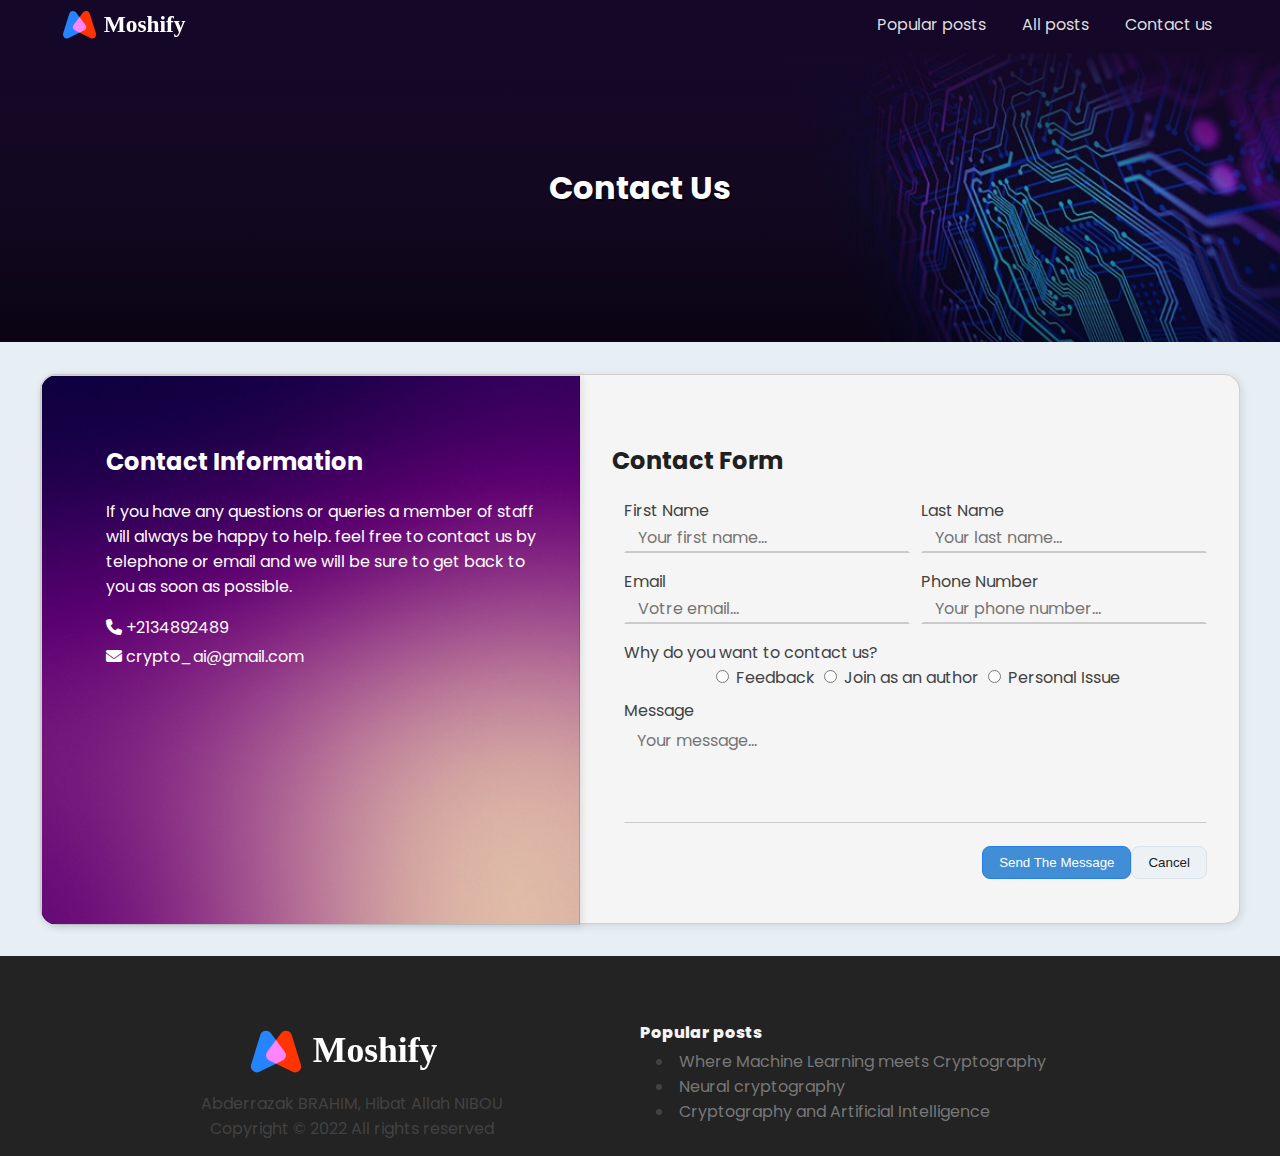
<file: contact_us.html>
<!DOCTYPE html>
<html lang="en">
    <head>
        <!-- META TAGS-->
        <meta charset="UTF-8"> <!-- charset UTF-8 pour les caractères accentués correctement -->
        <meta http-equiv="X-UA-Compatible" content="IE=edge"> <!-- compatibalité avec Microsoft Edge -->
        <meta name="application-name" content="CrpytoAI"> <!-- titre du site pour les moteurs de recherche -->
        <meta name="description" content="This documentary website is where Artificial Intelligence meets crpytography, we discuss everything AI, 
                Cryptography or the marriage of these two notion"> <!-- description du site pour les moteurs de recherche -->
        <meta name="keywords" content="IA, AI, cryptography, cryptographie"> <!-- mots clés pour les moteurs de recherche -->
        <meta name="viewport" content="width=device-width, initial-scale=1.0"> <!-- pour assurer la responsivité (mobile) -->
        <!-- FIN META TAGS-->

        <link href="css/styles.css" rel="stylesheet"> <!-- lier notre fichier de style -->
        <link rel="preconnect" href="https://fonts.googleapis.com">
        <link rel="preconnect" href="https://fonts.gstatic.com" crossorigin>
        <link href="https://fonts.googleapis.com/css2?family=Poppins:ital,wght@0,100;0,200;0,400;0,500;0,600;0,700;0,800;0,900;1,300&display=swap" rel="stylesheet"> <!-- Poppins font de google -->
        <link href="https://fonts.googleapis.com/css2?family=Roboto:wght@100;300;400;500;700;900&display=swap" rel="stylesheet"><!-- Roboto font de google -->
        <link rel="stylesheet" href="https://cdnjs.cloudflare.com/ajax/libs/font-awesome/6.1.1/css/all.min.css"> <!-- FontAwesome pour les icones -->
        <link rel="icon" type="image/x-icon" href="media/favicon.png"> <!-- favicon: petite icon dans l'onglet -->
        <title>Contact Us - CryptoAI</title> <!-- titre de la page -->
    </head>
    <body>
        <!-- HEADER -->
        <header class="header fixed">
            <nav class="navbar fixed">
                <a class="nav-logo" href="index.html">
                    <img src="media/logo.svg" height="42" alt="Logo">
                </a>
                <button class="navbar_button" id="navbutton">
                    <i class="fa-solid fa-bars"></i>
                </button>
                <ul class="navbar-items" id="navbar">
                    <li class="navbar-item"><a class="navbar-link" href="index.html#popular">Popular posts</a></li>
                    <li class="navbar-item"><a class="navbar-link" href="index.html#all-posts">All posts</a></li>
                    <li class="navbar-item"><a class="navbar-link" href="contact_us.html">Contact us</a></li>
                </ul>
            </nav>
        </header>
        <!-- FIN HEADER -->

        <!-- HERO SECTION: Presentation du page -->
        <section class="hero-section hero-section-index" style="height: 300px">
            <div class="center-VH">
                <h1>Contact Us</h1>
            </div>
        </section>
        <!-- FIN HERO SECTION -->
        
        <!-- MAIN SECTION: Carte qui permet de nous contacter -->
        <div class="contactus_card">
            <!-- CARD_ASIDE: On a les informations de contact-->
            <section class="contactus_sidebar"> 
                <h2> Contact Information </h2>
                <p>
                    If you have any questions or queries a member of staff will always be happy to help. feel free to contact us by
                    telephone or email and we will be sure to get back to you as soon as possible.
                </p>
                
                <p style="margin: 0.25rem 0"><i class="fa-solid fa-phone"></i> +2134892489</p>
                <p style="margin: 0.25rem 0"><i class="fa-solid fa-envelope"></i> crypto_ai@gmail.com</p>
            </section>
            <!-- FIN CARD_ASIDE-->
    
            <!-- CARD_MAIN: On a le formulaire de contact-->
            <section class="contactus_main">
                <h2> Contact Form </h2>
                <form method="post" action="contact_us.php">
                    <div class="form-group-half">
                        <label for="firstName">First Name</label>
                        <input type="text" name="firstName" id="firstName" placeholder="Your first name..." class="input">
                    </div>
                    <div class="form-group-half">
                        <label for="lastName">Last Name</label>
                        <input type="text" name="lastName" id="lastName" placeholder="Your last name..." class="input">
                    </div>
                    <div class="form-group-half">
                        <label for="email">Email</label><br>
                        <input type="email" name="email" id="email" placeholder="Votre email..." class="input">
                    </div>
                    <div class="form-group-half">
                        <label for="phoneNumber">Phone Number</label><br>
                        <input type="tel" name="phoneNumber" id="phoneNumber" placeholder="Your phone number..." class="input">
                    </div> 
                    <div class="form-group">
                        <label>Why do you want to contact us?</label>
                        <div class="centered">
                            <input type="radio" name="reason" value="feedback" id="feedback"> <label for="feedback">Feedback</label>
                            <input type="radio" name="reason" value="join" id="join"> <label for="join">Join as an author</label>
                            <input type="radio" name="reason" value="issues" id="issues"> <label for="issues">Personal Issue</label>
                        </div>
                    </div>
                    <div class="form-group">
                        <label for="message">Message</label> <br>
                        <textarea name="message" id="message" rows="5" placeholder="Your message..." class="input" style="width:100%"></textarea>
                    </div>
                    <div class="form-group">
                        <input type="reset" value="Cancel" class="btn annuler">
                        <input type="submit" value="Send The Message" class="btn submit">
                    </div>
                </form>
            </section>
            <!-- FIN CARD_MAIN: On a le formulaire de contact-->
        </div>

        <!-- FOOTER: possédant logo, liste des articles populaires, liste des articles choisis -->
        <footer class="footer">
            <!-- SECTION LOGO -->
            <div class="footer-col centered" style="width: 50%; padding-left: 5%;">
                <img src="media/logo.svg" height="64" class="m-0" alt="Logo">
                <p class="m-0"> Abderrazak BRAHIM, Hibat Allah NIBOU</p>
                <p class="m-0"> Copyright &copy; 2022 All rights reserved</p>
            </div>
            <!-- FIN SECTION LOGO -->
        
            <!-- SECTION POPULAR -->
            <section class="footer-col" style="width: 50%">
                <h4 class="bold links-header">Popular posts</h4>
                <ul class="links-list">
                    <li><a href="page1.html">Where Machine Learning meets Cryptography</a></li>
                    <li><a href="page2.html">Neural cryptography</a></li>
                    <li><a href="page3.html">Cryptography and Artificial Intelligence</a></li>
                </ul>
            </section>
            <!-- FIN SECTION POPULAR -->
        </footer>
        <!-- FIN FOOTER -->
        
        <!-- SCRIPTS: section pour inclure les scripts js -->
        <script src="js/main.js"></script> <!-- petite script pour faire fonctionner le button navbar en mobile -->
        <!-- FIN SCRIPTS -->
    </body>
</html>
</file>
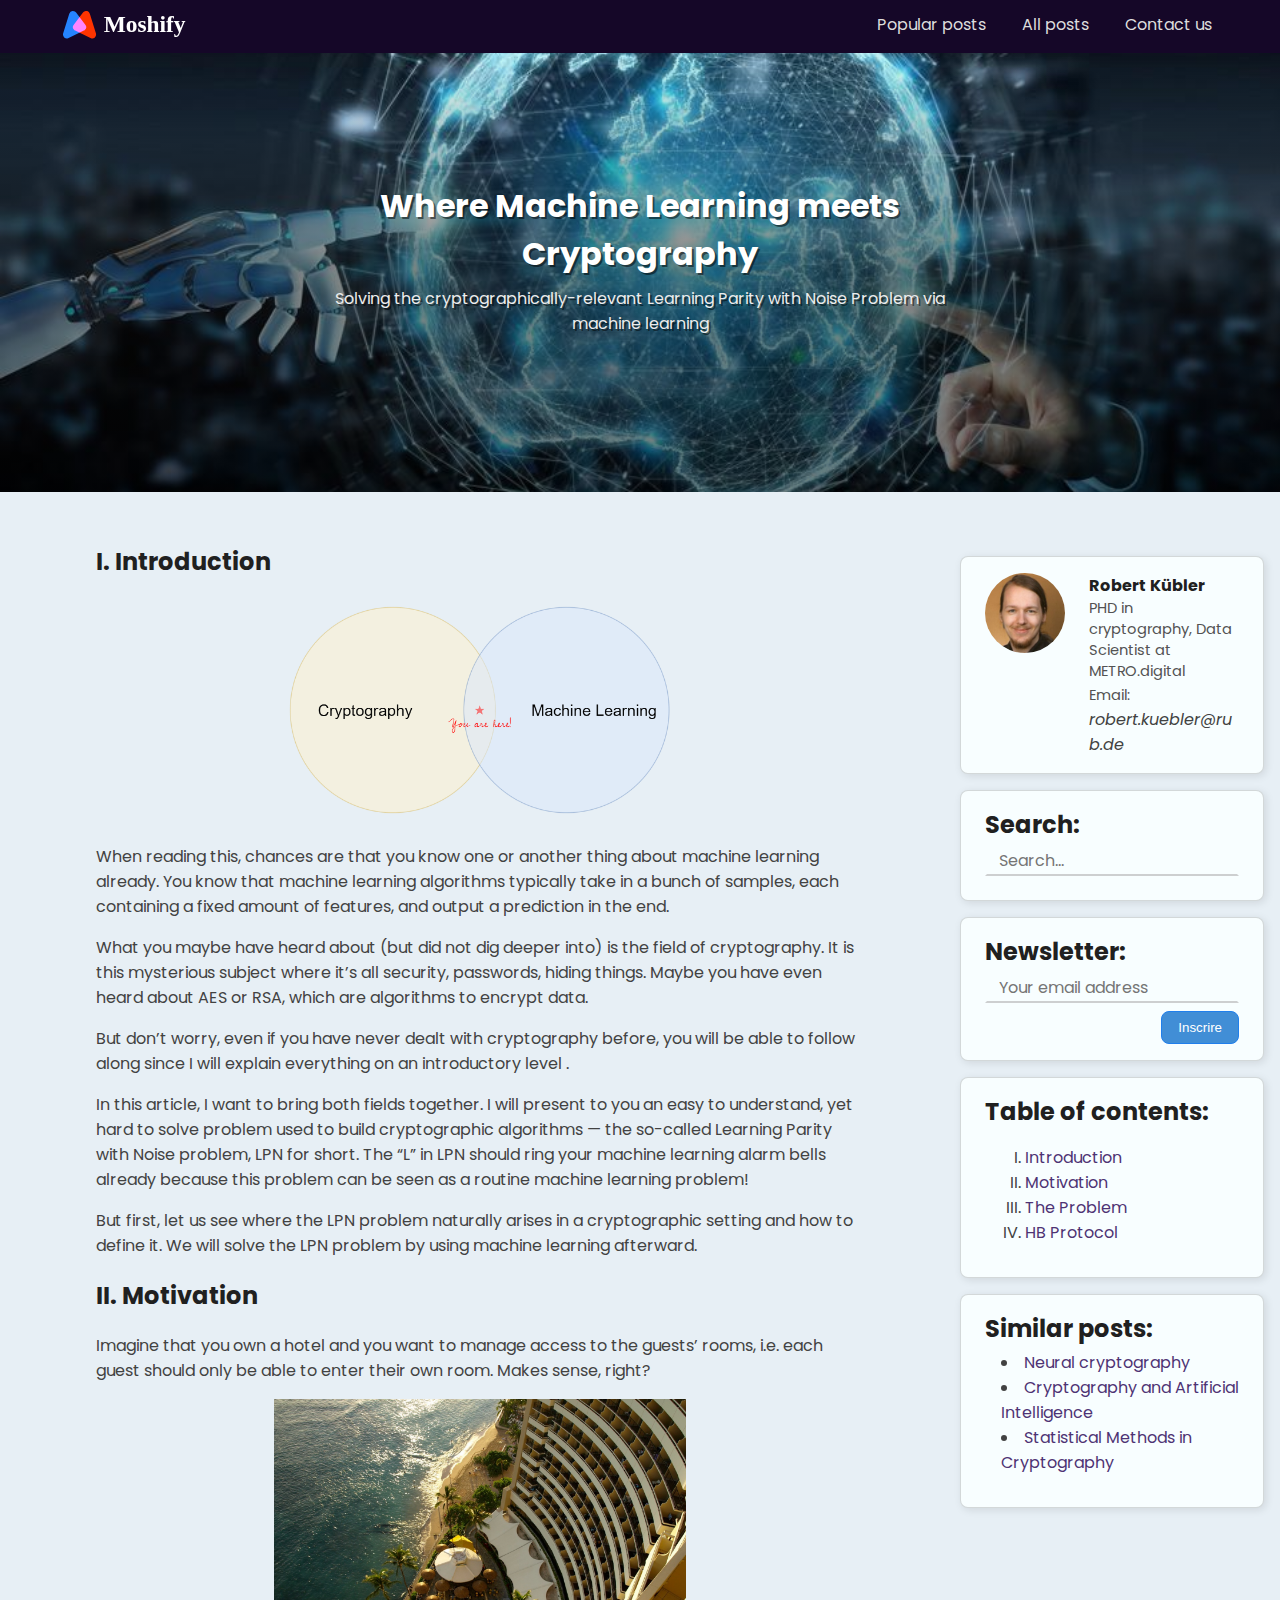
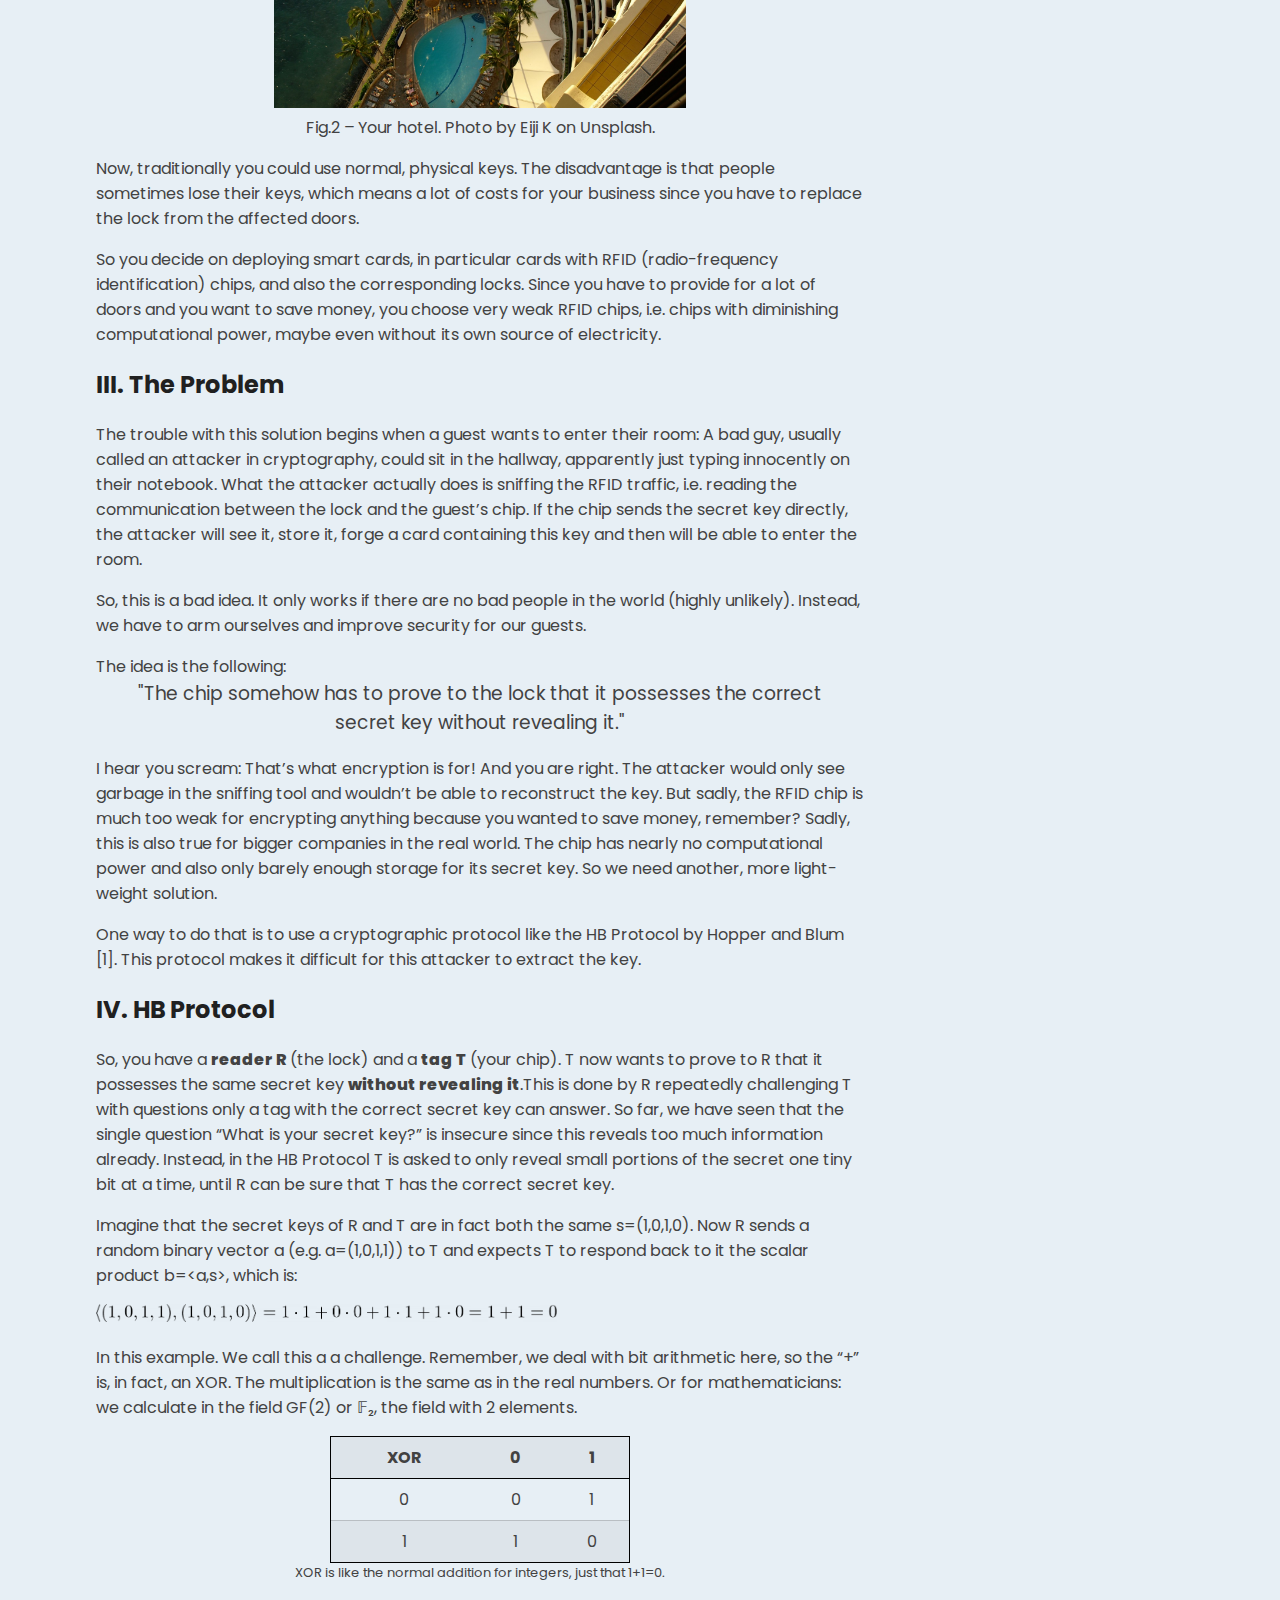
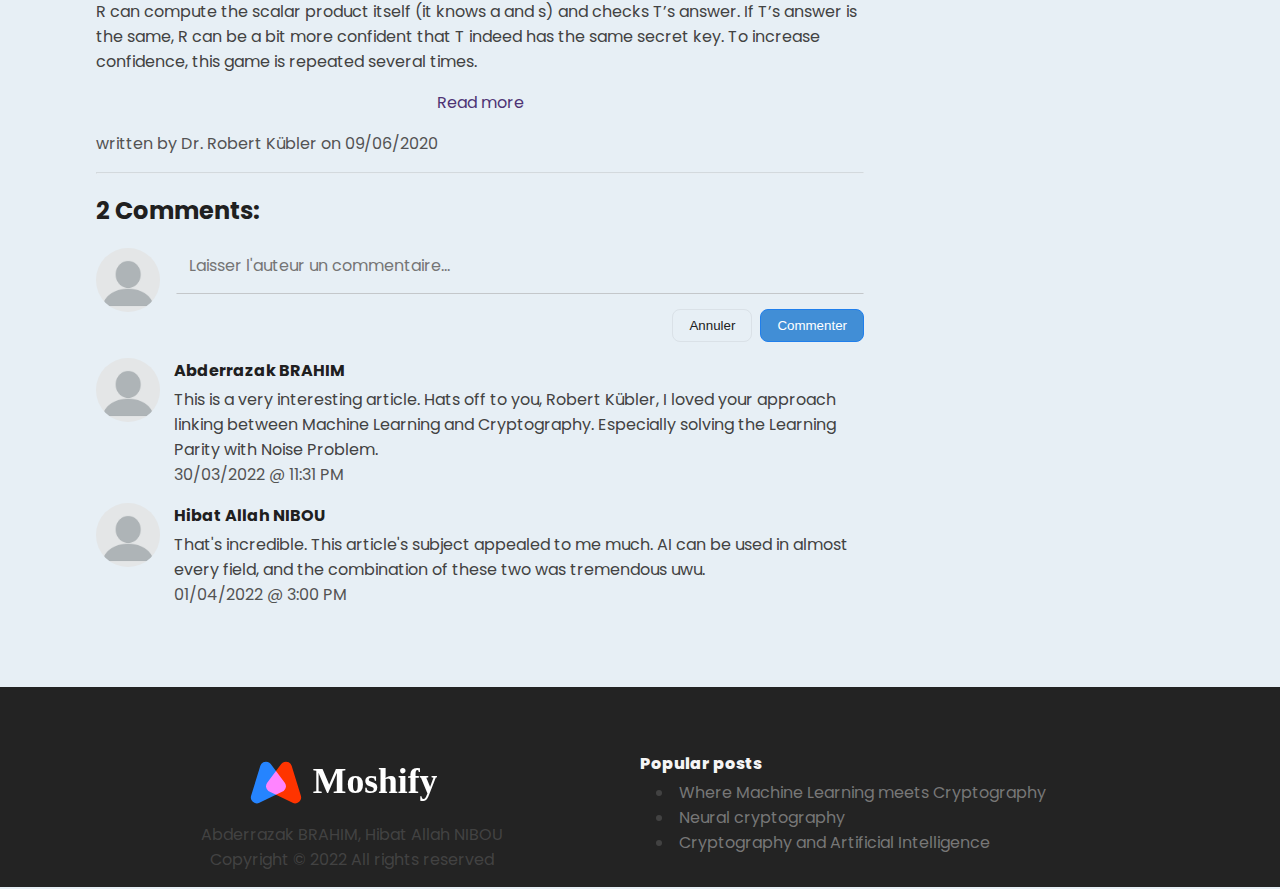
<file: page1.html>
<!DOCTYPE html>
<html lang="en">
    <head>
        <!-- GENERAL META TAGS-->
        <meta charset="UTF-8"> <!-- charset UTF-8 pour les caractères accentués correctement -->
        <meta http-equiv="X-UA-Compatible" content="IE=edge"> <!-- compatibalité avec Microsoft Edge -->
        <meta name="application-name" content="CrpytoAI"> <!-- titre du site pour les moteurs de recherche -->
        <meta name="viewport" content="width=device-width, initial-scale=1.0"> <!-- pour assurer la responsivité (mobile) -->
        <!-- FIN GENERAL META TAGS-->

        <link href="css/styles.css" rel="stylesheet">
        <link rel="preconnect" href="https://fonts.googleapis.com">
        <link rel="preconnect" href="https://fonts.gstatic.com" crossorigin>
        <link
            href="https://fonts.googleapis.com/css2?family=Poppins:ital,wght@0,100;0,200;0,400;0,500;0,600;0,700;0,800;0,900;1,300&display=swap"
            rel="stylesheet"> <!-- Poppins font de google -->
        <link href="https://fonts.googleapis.com/css2?family=Roboto:wght@100;300;400;500;700;900&display=swap" rel="stylesheet">
        <!-- Roboto font de google -->
        <link rel="stylesheet" href="https://cdnjs.cloudflare.com/ajax/libs/font-awesome/6.1.1/css/all.min.css">
        <!-- FontAwesome pour les icones -->
        <link rel="icon" type="image/x-icon" href="media/favicon.png"> <!-- favicon: petite icon dans l'onglet -->
        <title>Where Machine Learning meets Cryptography - CryptoAI</title>

        <!-- META TAGS pour les moteurs de recherches-->
        <meta name="language" content="English"> <!-- langue d'article -->
        <meta name="title" content="Where Machine Learning meets Cryptography"> <!-- titre d'article -->
        <meta name="author" content="Robert Kübler"> <!-- auteur d'article -->
        <meta name="description" content="Solving the cryptographically-relevant Learning Parity with Noise Problem via machine learning"> <!-- description d'article -->
        <meta name="keywords" content="machine learning, cryptography, cryptoanalysis"> <!-- mots clés -->
        <!-- FIN META TAGS pour les moteurs de recherches -->

        <!-- META TAGS OpenGraph: pour Facebook, Pintrest, LinkedIn et les cartes générés quand on partage le lien de cette page-->
        <meta property="og:title" content="Where Machine Learning meets Cryptography"> <!-- titre d'article -->
        <meta property="og:description" content="Solving the cryptographically-relevant Learning Parity with Noise Problem via machine learning"> <!-- description d'article -->
        <meta property="og:image" content="media/page1/cryptoML.png"> <!-- image significatif pour l'article -->
        <!-- FIN META TAGS OpenGraph -->
    </head>

    <body>
        <!-- HEADER -->
        <header class="header fixed">
            <nav class="navbar fixed">
                <!-- NAVBAR pour nous inclus le logo, puisque ça dirige vers home page -->
                <a class="nav-logo" href="index.html">
                    <img src="media/logo.svg" height="42" alt="Logo">
                </a>
                <button class="navbar_button" id="navbutton">
                    <!-- Un button qui est affiché sur mobile pour ouvrir le navbar dropdown -->
                    <i class="fa-solid fa-bars"></i>
                </button>
                <ul class="navbar-items" id="navbar">
                    <!-- Une liste des pages inline, qui se transforme en liste block en mobile -->
                    <li class="navbar-item"><a class="navbar-link" href="index.html#popular">Popular posts</a></li>
                    <li class="navbar-item"><a class="navbar-link" href="index.html#all-posts">All posts</a></li>
                    <li class="navbar-item"><a class="navbar-link" href="contact_us.html">Contact us</a></li>
                </ul>
            </nav>
        </header>
        <!-- FIN HEADER -->
        <!-- HERO SECTION: Presentation du page -->
        <section class="hero-section hero-section-post">
            <div class="center-VH">
                <h1 class="centered">Where Machine Learning meets Cryptography</h1>
                <p class="centered">Solving the cryptographically-relevant Learning Parity with Noise Problem via machine learning</p>
            </div>
        </section>
        <!-- FIN HERO SECTION -->

        <!-- ASIDE: les cartes qui décrit: infos_auteur, formulaire_newsletter, sommaire, articles similaires -->
        <aside class="sidebar">
            <!-- Infos sur auteur -->
            <div class="card author-card">
                <img src="media/authors/robert_kubler.jfif" width="80" height="80" alt="@author" class="rounded">
                <div class="author-info">
                    <h4 class="m-0">Robert Kübler</h4> <!-- Nom d'auteur -->
                    <p class="text-muted">PHD in cryptography, Data Scientist at METRO.digital</p> <!-- Presentation -->
                    <p class="text-muted" style="display: inline; word-wrap: break-word;"><!-- Email -->
                        Email:</p> <address style="display: inline;">robert.kuebler@rub.de</address>
                </div>
            </div>

            <!-- Barre de recherche -->
            <div class="card">
                <div class="card-body">
                    <h2 class="links-header"> Search: </h2>
                    <input type="search" id="search" placeholder="Search..." class="input">
                </div>
            </div>

            <!-- Newsletter: formulaire pour s'inscrire à la e-magazine periodique -->
            <div class="card">
                <form action="newsletter.php" method="post" class="card-body">
                    <h2 class="links-header"> Newsletter: </h2>
                    <input type="email" placeholder="Your email address" class="input" required>
                    <input type="submit" value="Inscrire" class="btn submit">
                </form>
            </div>

            <!-- Sommaire  -->
            <div class="card">
                <div class="card-body">
                    <h2 class="links-header"> Table of contents: </h2>
                    <ol class="links-list" style="list-style: upper-roman;">
                        <li><a href="#introduction"> Introduction </a></li>
                        <li><a href="#motivation"> Motivation </a></li>
                        <li><a href="#problem"> The Problem </a></li>
                        <li><a href="#protocol"> HB Protocol </a></li>
                    </ol>
                </div>
            </div>

            <!-- Postes similaires  -->
            <div class="card">
                <div class="card-body">
                    <h2 class="links-header"> Similar posts: </h2>
                    <ul class="links-list">
                        <li><a href="page2.html">Neural cryptography</a></li>
                        <li><a href="page3.html">Cryptography and Artificial Intelligence</a></li>
                        <li><a href="page4.html">Statistical Methods in Cryptography </a></li>
                    </ul>
                </div>
            </div>
        </aside>
        <!-- FIN ASIDE -->
            
        <!-- MAIN: l'article lui-même + comments section -->
        <main class="main">
            <!-- ARTICLE -->
            <article>
                <h2 id="introduction">I. Introduction</h2>
                <figure class="centered">
                    <img src="media/page1/cryptoML.png" style="width:60%;" alt="@figure1">
                    
                </figure>
                
                <p> When reading this, chances are that you know one or another thing about machine learning already. You know that 
                    machine learning algorithms typically take in a bunch of samples, each containing a fixed amount of features, 
                    and output a prediction in the end. </p>
                <p> What you maybe have heard about (but did not dig deeper into) is the field of cryptography. It is this mysterious
                    subject where it’s all security, passwords, hiding things. Maybe you have even heard about AES or RSA, which are
                    algorithms to encrypt data.</p>
                <p> But don’t worry, even if you have never dealt with cryptography before, you will be able to follow along since 
                    I will explain everything on an introductory level .</p>
                <p>In this article, I want to bring both fields together. I will present to you an easy to understand, yet hard to 
                    solve problem used to build cryptographic algorithms — the so-called Learning Parity with Noise problem, 
                    LPN for short. The “L” in LPN should ring your machine learning alarm bells already because this problem can be 
                    seen as a routine machine learning problem!</p>
                <p> But first, let us see where the LPN problem naturally arises in a cryptographic setting and how to define it.
                    We will solve the LPN problem by using machine learning afterward.</p>

                <h2 id="motivation">II. Motivation</h2>
                <p>Imagine that you own a hotel and you want to manage access to the guests’ rooms, i.e. each guest should 
                    only be able to enter their own room. Makes sense, right? </p>
                <figure class="centered">
                    <img src="media/page1/hotel.png" style="width:60%;" alt="@figure2">
                    <figcaption>Fig.2 – Your hotel. Photo by Eiji K on Unsplash.</figcaption>
                </figure>
                <p> Now, traditionally you could use normal, physical keys. The disadvantage is that people sometimes lose 
                    their keys, which means a lot of costs for your business since you have to replace the lock from the 
                    affected doors. </p>
                <p> So you decide on deploying smart cards, in particular cards with RFID (radio-frequency identification) 
                    chips, and also the corresponding locks. Since you have to provide for a lot of doors and you want to 
                    save money, you choose very weak RFID chips, i.e. chips with diminishing computational power, maybe even 
                    without its own source of electricity. </p>
                
                <h2 id="problem">III. The Problem</h2>
                <p> The trouble with this solution begins when a guest wants to enter their room: A bad guy, usually called 
                    an attacker in cryptography, could sit in the hallway, apparently just typing innocently on their 
                    notebook. What the attacker actually does is sniffing the RFID traffic, i.e. reading the communication 
                    between the lock and the guest’s chip. If the chip sends the secret key directly, the attacker will see 
                    it, store it, forge a card containing this key and then will be able to enter the room. </p>
                <p> So, this is a bad idea. It only works if there are no bad people in the world (highly unlikely). 
                    Instead, we have to arm ourselves and improve security for our guests. </p>
                <p style="margin-bottom: 0"> The idea is the following: </p>
                <blockquote class="centered" style="font-size: 14pt; margin-top: 0;">
                    "The chip somehow has to prove to the lock that it possesses the correct secret key without revealing it."
                </blockquote>
                
                <p> I hear you scream: That’s what encryption is for! And you are right. The attacker would only see garbage in the sniffing tool and wouldn’t be able to reconstruct the key. But sadly, the RFID chip is much too weak for encrypting anything because you wanted to save money, remember? Sadly, this is also true for bigger companies in the real world. The chip has nearly no computational power and also only barely enough storage for its secret key. So we need another, more light-weight solution.</p>
                <p>One way to do that is to use a cryptographic protocol like the HB Protocol by Hopper and Blum [1]. This protocol makes it difficult for this attacker to extract the key.</p>
                
                <h2 id="protocol">IV. HB Protocol</h2>
                <p> So, you have a <span class="bold">reader R </span> (the lock) and a <span class="bold">tag T </span>
                    (your chip). T now wants to prove to R that it possesses the same secret key <span class="bold">without 
                    revealing it</span>.This is done by R repeatedly challenging T with questions only a tag with the 
                    correct secret key can answer. So far, we have seen that the single question “What is your secret key?” 
                    is insecure since this reveals too much information already. Instead, in the HB Protocol T is asked 
                    to only reveal small portions of the secret one tiny bit at a time, until R can be sure that T has the 
                    correct secret key. </p>
                <p> Imagine that the secret keys of R and T are in fact both the same s=(1,0,1,0). Now R sends a random 
                    binary vector a (e.g. a=(1,0,1,1)) to T and expects T to respond back to it the scalar product 
                    b=&lt;a,s&gt;, which is: </p>

                <img src="media/page1/exp.png" style="width:60%; margin-left: auto; margin-right: auto;" alt="@figure2">

                <p> In this example. We call this a a challenge. Remember, we deal with bit arithmetic here, so the “+” is, in fact,
                    an XOR. The multiplication is the same as in the real numbers. Or for mathematicians: we calculate in the field
                    GF(2) or 𝔽₂, the field with 2 elements. </p>
                <figure>
                    <table class="table centered" style="max-width: 300px; margin: 0 auto;">
                        <tr>
                            <th>XOR</th>
                            <th>0</th>
                            <th>1</th>
                        </tr>
                        <tr class="tr">
                            <td>0</td>
                            <td>0</td>
                            <td>1</td>
                        </tr>
                    
                        <tr class="tr">
                            <td>1</td>
                            <td>1</td>
                            <td>0</td>
                        </tr>
                    </table>
                    <figcaption class="centered" style="font-size: small;">XOR is like the normal addition for integers, just that 1+1=0.</figcaption>
                </figure>

                <p> R can compute the scalar product itself (it knows a and s) and checks T’s answer. If T’s answer is the 
                    same, R can be a bit more confident that T indeed has the same secret key. To increase confidence, 
                    this game is repeated several times.</p>
                <p class="centered"> <a href="https://towardsdatascience.com/where-machine-learning-meets-cryptography-b4a23ef54c9e">
                    Read more </a>
                </p>

                <footer class="text-muted right mb">
                    written by Dr. Robert Kübler on <time datetime="2020-06-09">09/06/2020</time>
                </footer>
            </article>
            <!-- FIN ARTICLE -->

            <hr> <!-- seperateur horizontal -->

            <!-- Comments -->
            <section>
                <h2> 2 Comments: </h2>
                <!-- CommentForm: Formulaire pour écrire un formulaire -->
                <form method="post" action="comment.php" class="comment">
                    <img src="media/user.jpg" width="64" height="64" class="rounded" alt="User Profile">
                    <div class="comment-form">
                        <textarea name="comment" id="comment" class="input" rows="2" placeholder="Laisser l'auteur un commentaire..." required></textarea>
                        <input type="submit" value="Commenter" class="btn submit">
                        <input type="reset" value="Annuler" class="btn annuler" style="margin-right: 0.5rem">
                    </div>
                </form>
                <!-- Fin CommentForm -->

                <!-- Comments list -->
                <section class="comments-list">
                    <!-- 1er commentaire -->
                    <div class="comment">
                        <img src="media/user.jpg" width="64" height="64" class="rounded" alt="@comment1">
                        <div class="inner-comment">
                            <h4 style="margin: 0 0 0.25rem 2%;">Abderrazak BRAHIM</h4> <!-- Nom du personne -->
                            <p style="margin-left: 2%; margin-top: 0; margin-bottom: 0;"> <!-- Contenu du commentaire -->
                                This is a very interesting article. Hats off to you, Robert Kübler, I loved your approach 
                                linking between Machine Learning and Cryptography. Especially solving the Learning Parity with Noise Problem.
                            </p>
                            <!-- Date et heure du commentaire -->
                            <time style="margin-left: 2%; margin-top: 0; margin-bottom: 0;" class="text-muted"
                                datetime="2022-03-30T11:31">30/03/2022 @ 11:31 PM</time>
                        </div>
                    </div>

                    <!-- 2éme commentaire -->
                    <div class="comment">
                        <img src="media/user.jpg" width="64" height="64" class="rounded" alt="@comment1">
                        <div class="inner-comment">
                            <h4 style="margin: 0 0 0.25rem 2%;">Hibat Allah NIBOU</h4> <!-- Nom du personne -->
                            <p style="margin-left: 2%; margin-top: 0; margin-bottom: 0;"> <!-- Contenu du commentaire -->
                                That's incredible. This article's subject appealed to me much. AI can be used in almost every field, and the combination of these two was tremendous uwu.
                            </p>
                            <!-- Date et heure du commentaire -->
                            <time style="margin-left: 2%; margin-top: 0; margin-bottom: 0;" class="text-muted"
                                datetime="2022-04-01T3:00">01/04/2022 @ 3:00 PM</time>
                        </div>
                    </div>
                </section>
                <!-- Fin CommentForm -->
            </section>
        </main>
        <!-- FIN Main -->

        <!-- FOOTER: possédant logo, liste des articles populaires, liste des articles choisis -->
        <footer class="footer">
            <!-- SECTION LOGO -->
            <div class="footer-col centered" style="width: 50%; padding-left: 5%;">
                <img src="media/logo.svg" height="64" class="m-0" alt="Logo">
                <p class="m-0"> Abderrazak BRAHIM, Hibat Allah NIBOU</p>
                <p class="m-0"> Copyright &copy; 2022 All rights reserved</p>
            </div>
            <!-- FIN SECTION LOGO -->
        
            <!-- SECTION POPULAR -->
            <section class="footer-col" style="width: 50%">
                <h4 class="bold links-header">Popular posts</h4>
                <ul class="links-list">
                    <li><a href="page1.html">Where Machine Learning meets Cryptography</a></li>
                    <li><a href="page2.html">Neural cryptography</a></li>
                    <li><a href="page3.html">Cryptography and Artificial Intelligence</a></li>
                </ul>
            </section>
            <!-- FIN SECTION POPULAR -->
        </footer>
        <!-- FIN FOOTER -->
        
        <!-- SCRIPTS: section pour inclure les scripts js -->
        <script src="js/main.js"></script> <!-- petite script pour faire fonctionner le button navbar en mobile -->
        <!-- FIN SCRIPTS -->
    </body>
</html>
</file>
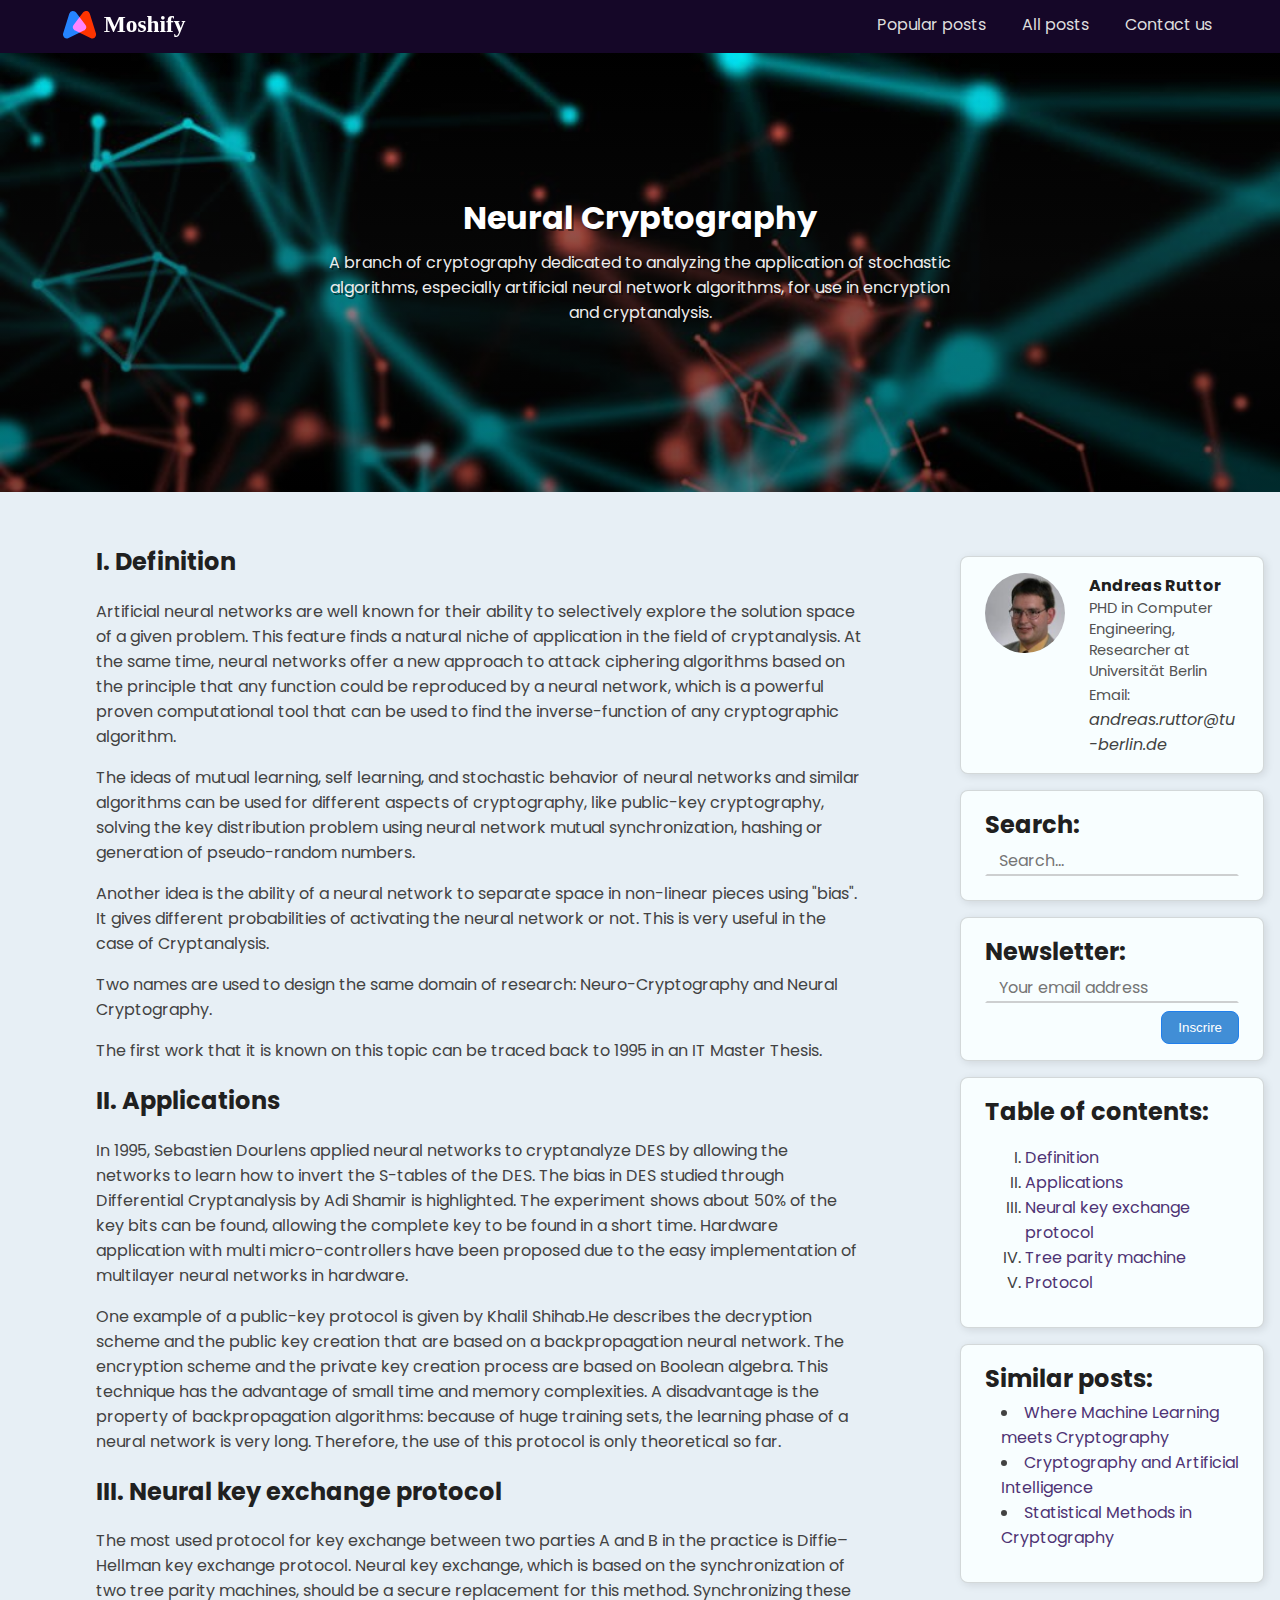
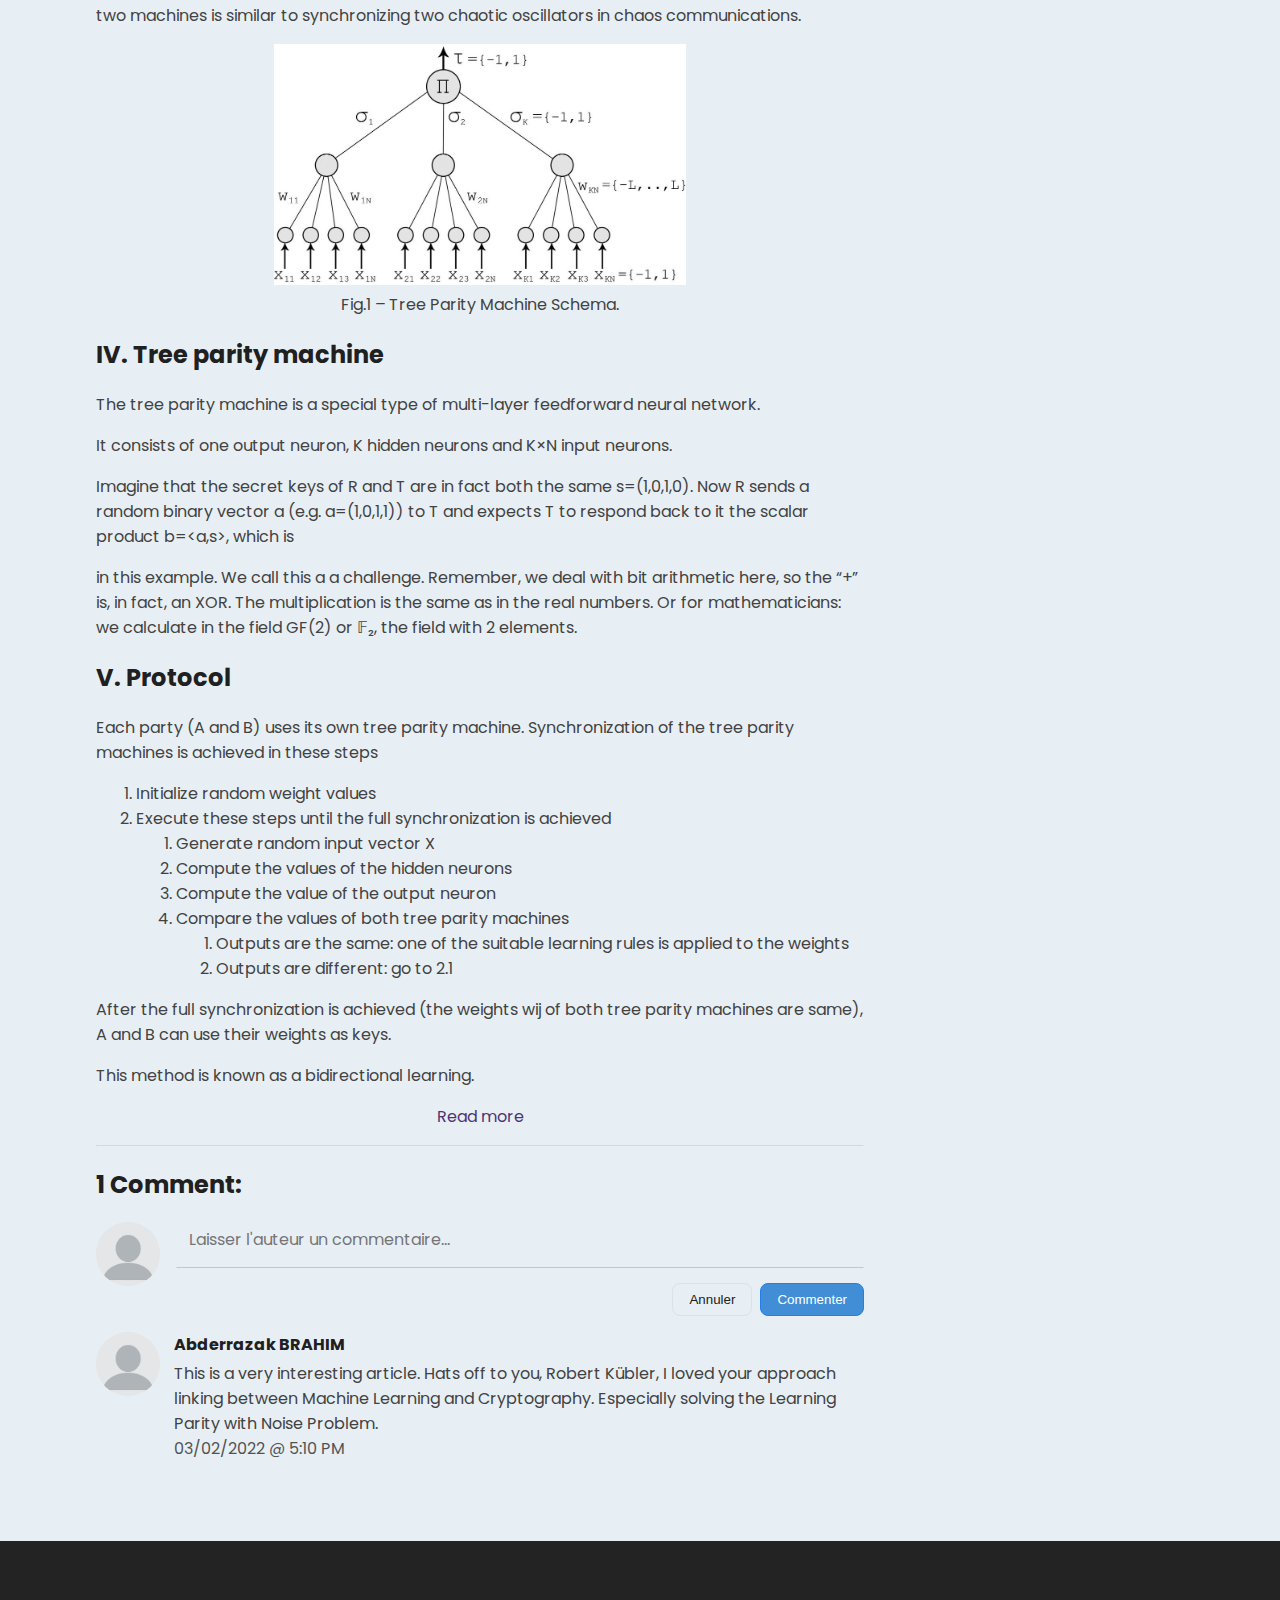
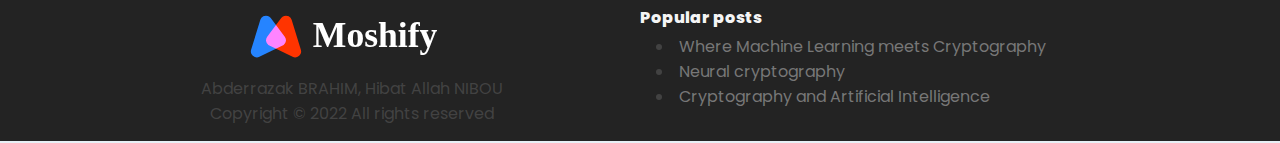
<file: page2.html>
<!DOCTYPE html>
<html lang="en">
    <head>
        <!-- GENERAL META TAGS-->
        <meta charset="UTF-8"> <!-- charset UTF-8 pour les caractères accentués correctement -->
        <meta http-equiv="X-UA-Compatible" content="IE=edge"> <!-- compatibalité avec Microsoft Edge -->
        <meta name="application-name" content="CrpytoAI"> <!-- titre du site pour les moteurs de recherche -->
        <meta name="viewport" content="width=device-width, initial-scale=1.0"> <!-- pour assurer la responsivité (mobile) -->
        <!-- FIN GENERAL META TAGS-->

        <link href="css/styles.css" rel="stylesheet">
        <link rel="preconnect" href="https://fonts.googleapis.com">
        <link rel="preconnect" href="https://fonts.gstatic.com" crossorigin>
        <link
            href="https://fonts.googleapis.com/css2?family=Poppins:ital,wght@0,100;0,200;0,400;0,500;0,600;0,700;0,800;0,900;1,300&display=swap"
            rel="stylesheet"> <!-- Poppins font de google -->
        <link href="https://fonts.googleapis.com/css2?family=Roboto:wght@100;300;400;500;700;900&display=swap" rel="stylesheet">
        <!-- Roboto font de google -->
        <link rel="stylesheet" href="https://cdnjs.cloudflare.com/ajax/libs/font-awesome/6.1.1/css/all.min.css">
        <!-- FontAwesome pour les icones -->
        <link rel="icon" type="image/x-icon" href="media/favicon.png"> <!-- favicon: petite icon dans l'onglet -->
        <title>Neural Cryptography - CryptoAI</title>

        <!-- META TAGS pour les moteurs de recherches-->
        <meta name="language" content="English"> <!-- langue d'article -->
        <meta name="title" content="Neural Cryptography"> <!-- titre d'article -->
        <meta name="author" content="Andreas Ruttor"> <!-- auteur d'article -->
        <meta name="description" content="A branch of cryptography dedicated to analyzing the application of stochastic algorithms, especially artificial neural network algorithms, for use in encryption and cryptanalysis."> <!-- description d'article -->
        <meta name="keywords" content="neural, cryptography, cryptoanalysis"> <!-- mots clés -->
        <!-- FIN META TAGS pour les moteurs de recherches -->
        
        <!-- META TAGS OpenGraph: pour Facebook, Pintrest, LinkedIn et les cartes générés quand on partage le lien de cette page-->
        <meta property="og:title" content="Andreas Ruttor"> <!-- titre d'article -->
        <meta property="og:description" content="A branch of cryptography dedicated to analyzing the application of stochastic algorithms, especially artificial neural network algorithms, for use in encryption and cryptanalysis."> <!-- description d'article -->
        <meta property="og:image" content="media/page2/Tree_Parity_Machine.jpg"> <!-- image significatif pour l'article -->
        <!-- FIN META TAGS OpenGraph -->
    </head>

    <body>
        <!-- HEADER -->
        <header class="header fixed">
            <nav class="navbar fixed">
                <!-- NAVBAR pour nous inclus le logo, puisque ça dirige vers home page -->
                <a class="nav-logo" href="index.html">
                    <img src="media/logo.svg" height="42" alt="Logo">
                </a>
                <button class="navbar_button" id="navbutton">
                    <!-- Un button qui est affiché sur mobile pour ouvrir le navbar dropdown -->
                    <i class="fa-solid fa-bars"></i>
                </button>
                <ul class="navbar-items" id="navbar">
                    <!-- Une liste des pages inline, qui se transforme en liste block en mobile -->
                    <li class="navbar-item"><a class="navbar-link" href="index.html#popular">Popular posts</a></li>
                    <li class="navbar-item"><a class="navbar-link" href="index.html#all-posts">All posts</a></li>
                    <li class="navbar-item"><a class="navbar-link" href="contact_us.html">Contact us</a></li>
                </ul>
            </nav>
        </header>
        <!-- FIN HEADER -->
        <!-- HERO SECTION: Presentation du page -->
        <section class="hero-section hero-section-post2">
            <div class="center-VH">
                <h1 class="centered">Neural Cryptography</h1>
                <p class="centered">A branch of cryptography dedicated to analyzing the application of stochastic algorithms, especially artificial neural network algorithms, for use in encryption and cryptanalysis.</p>
            </div>
        </section>
        <!-- FIN HERO SECTION -->

        <!-- ASIDE: les cartes qui décrit: infos_auteur, formulaire_newsletter, sommaire, articles similaires -->
        <aside class="sidebar">
            <!-- Infos sur auteur -->
            <div class="card author-card">
                <img src="media/authors/andreas_ruttor.jpg" width="80" height="80" alt="@author" class="rounded">
                <div class="author-info">
                    <h4 class="m-0">Andreas Ruttor</h4> <!-- Nom d'auteur -->
                    <p class="text-muted">PHD in Computer Engineering, Researcher at Universität Berlin</p> <!-- Presentation -->
                    <p class="text-muted" style="display: inline; word-wrap: break-word;"><!-- Email -->
                        Email: </p><address style="display: inline;">andreas.ruttor@tu-berlin.de</address>
                </div>
            </div>

            <!-- Barre de recherche -->
            <div class="card">
                <div class="card-body">
                    <h2 class="links-header"> Search: </h2>
                    <input type="search" id="search" placeholder="Search..." class="input">
                </div>
            </div>

            <!-- Newsletter: formulaire pour s'inscrire à la e-magazine periodique -->
            <div class="card">
                <form action="newsletter.php" method="post" class="card-body">
                    <h2 class="links-header"> Newsletter: </h2>
                    <input type="email" placeholder="Your email address" class="input" required>
                    <input type="submit" value="Inscrire" class="btn submit">
                </form>
            </div>

            <!-- Sommaire  -->
            <div class="card">
                <div class="card-body">
                    <h2 class="links-header"> Table of contents: </h2>
                    <ol class="links-list" style="list-style: upper-roman;">
                        <li><a href="#definition"> Definition </a></li>
                        <li><a href="#applications"> Applications </a></li>
                        <li><a href="#NKEP"> Neural key exchange protocol </a></li>
                        <li><a href="#TPM"> Tree parity machine </a></li>
                        <li><a href="#protocol"> Protocol </a></li>
                    </ol>
                </div>
            </div>

            <!-- Postes similaires  -->
            <div class="card">
                <div class="card-body">
                    <h2 class="links-header"> Similar posts: </h2>
                    <ul class="links-list">
                        <li><a href="page1.html">Where Machine Learning meets Cryptography</a></li>
                        <li><a href="page3.html">Cryptography and Artificial Intelligence</a></li>
                        <li><a href="page4.html">Statistical Methods in Cryptography </a></li>
                    </ul>
                </div>
            </div>
        </aside>
        <!-- FIN ASIDE -->

        <!-- MAIN: l'article lui-même + comments section -->
        <main class="main">
            <article>
                <h2 id="definition">I. Definition</h2>
                <p> Artificial neural networks are well known for their ability to selectively explore the solution space of a given problem. 
                    This feature finds a natural niche of application in the field of cryptanalysis. At the same time, neural networks offer a 
                    new approach to attack ciphering algorithms based on the principle that any function could be reproduced by a neural network,
                     which is a powerful proven computational tool that can be used to find the inverse-function of any cryptographic algorithm.</p>
                
                <p> The ideas of mutual learning, self learning, and stochastic behavior of neural networks and similar algorithms can be 
                    used for different aspects of cryptography, like public-key cryptography, solving the key distribution problem using 
                    neural network mutual synchronization, hashing or generation of pseudo-random numbers.</p>
                
                <p> Another idea is the ability of a neural network to separate space in non-linear pieces using "bias". It gives different 
                    probabilities of activating the neural network or not. This is very useful in the case of Cryptanalysis.</p>

                <p> Two names are used to design the same domain of research: Neuro-Cryptography and Neural Cryptography. </p>
                <p> The first work that it is known on this topic can be traced back to 1995 in an IT Master Thesis. </p>

                <h2 id="applications">II. Applications</h2>
                <p> In 1995, Sebastien Dourlens applied neural networks to cryptanalyze DES by allowing the networks to learn how to invert the 
                    S-tables of the DES. The bias in DES studied through Differential Cryptanalysis by Adi Shamir is highlighted. The experiment 
                    shows about 50% of the key bits can be found, allowing the complete key to be found in a short time. Hardware application 
                    with multi micro-controllers have been proposed due to the easy implementation of multilayer neural networks in hardware.</p>
                
                <p> One example of a public-key protocol is given by Khalil Shihab.He describes the decryption scheme and the public 
                    key creation that are based on a backpropagation neural network. The encryption scheme and the private key 
                    creation process are based on Boolean algebra. This technique has the advantage of small time and memory 
                    complexities. A disadvantage is the property of backpropagation algorithms: because of huge training sets, 
                    the learning phase of a neural network is very long. Therefore, the use of this protocol is only theoretical 
                    so far.
                </p>
            

                <h2 id="NKEP">III. Neural key exchange protocol</h2>
                <p> The most used protocol for key exchange between two parties A and B in the practice is Diffie–Hellman key exchange
                    protocol. Neural key exchange, which is based on the synchronization of two tree parity machines, should be a 
                    secure replacement for this method. Synchronizing these two machines is similar to synchronizing two chaotic 
                    oscillators in chaos communications. </p>
                <figure class="centered">
                    <img src="media/page2/Tree_Parity_Machine.jpg" style="width:60%;" alt="@figure2">
                    <figcaption>Fig.1 – Tree Parity Machine Schema.</figcaption>
                </figure>

                <h2 id="TPM">IV. Tree parity machine</h2>
                <p> The tree parity machine is a special type of multi-layer feedforward neural network. </p>
                <p> It consists of one output neuron, K hidden neurons and K×N input neurons. </p>
                
                <p> Imagine that the secret keys of R and T are in fact both the same s=(1,0,1,0). Now R sends a random binary vector a 
                    (e.g. a=(1,0,1,1)) to T and expects T to respond back to it the scalar product b=&lt;a,s&gt;, which is </p>

                <p>in this example. We call this a a challenge. Remember, we deal with bit arithmetic here, so the “+” is, in fact, an XOR. 
                    The multiplication is the same as in the real numbers. Or for mathematicians: we calculate in the field GF(2) or 𝔽₂, 
                    the field with 2 elements.</p>

                <h2 id="Protocol">V. Protocol</h2>
                <p> Each party (A and B) uses its own tree parity machine. Synchronization of the tree parity machines is achieved in these steps </p>
                <ol>
                    <li> Initialize random weight values</li>
                    <li> Execute these steps until the full synchronization is achieved</li>
                    <ol>
                        <li> Generate random input vector X  </li>
                        <li> Compute the values of the hidden neurons</li>
                        <li> Compute the value of the output neuron</li>
                        <li> Compare the values of both tree parity machines</li>
                            <ol>
                                <li> Outputs are the same: one of the suitable learning rules is applied to the weights</li>
                                <li> Outputs are different: go to 2.1</li>
                            </ol>
                    </ol>
                </ol>

                <p> After the full synchronization is achieved (the weights wij of both tree parity machines are same), 
                    A and B can use their weights as keys.</p>
                    
                <p>This method is known as a bidirectional learning.</p>

                <p class="centered"> <a href="https://en.m.wikipedia.org/wiki/Neural_cryptography"> Read more </a> </p>
                
            </article>
            <!-- FIN ARTICLE -->
            
            <hr> <!-- seperateur horizontal -->
            
            <!-- Comments -->
            <section>
                <h2> 1 Comment: </h2>
                <!-- CommentForm: Formulaire pour écrire un formulaire -->
                <form method="post" action="comment.php" class="comment">
                    <img src="media/user.jpg" width="64" height="64" class="rounded" alt="User Profile">
                    <div class="comment-form">
                        <textarea name="comment" id="comment" class="input" rows="2"
                            placeholder="Laisser l'auteur un commentaire..." required></textarea>
                        <input type="submit" value="Commenter" class="btn submit">
                        <input type="reset" value="Annuler" class="btn annuler" style="margin-right: 0.5rem">
                    </div>
                </form>
                <!-- Fin CommentForm -->
            
                <!-- Comments list -->
                <section class="comments-list">
                    <!-- 1er commentaire -->
                    <div class="comment">
                        <img src="media/user.jpg" width="64" height="64" class="rounded" alt="@comment1">
                        <div class="inner-comment">
                            <h4 style="margin: 0 0 0.25rem 2%;">Abderrazak BRAHIM</h4> <!-- Nom du personne -->
                            <p style="margin-left: 2%; margin-top: 0; margin-bottom: 0;">
                                <!-- Contenu du commentaire -->
                                This is a very interesting article. Hats off to you, Robert Kübler, I loved your approach
                                linking between Machine Learning and Cryptography. Especially solving the Learning Parity with Noise
                                Problem.
                            </p>
                            <!-- Date et heure du commentaire -->
                            <time style="margin-left: 2%; margin-top: 0; margin-bottom: 0;" class="text-muted"
                                datetime="2022-03-03T5:10">03/02/2022 @ 5:10 PM</time>
                        </div>
                    </div>
                    
                </section>
                <!-- Fin CommentForm -->
            </section>
        </main>
        <!-- FIN Main -->

        <!-- FOOTER: possédant logo, liste des articles populaires, liste des articles choisis -->
        <footer class="footer">
            <!-- SECTION LOGO -->
            <div class="footer-col centered" style="width: 50%; padding-left: 5%;">
                <img src="media/logo.svg" height="64" class="m-0" alt="Logo">
                <p class="m-0"> Abderrazak BRAHIM, Hibat Allah NIBOU</p>
                <p class="m-0"> Copyright &copy; 2022 All rights reserved</p>
            </div>
            <!-- FIN SECTION LOGO -->
        
            <!-- SECTION POPULAR -->
            <section class="footer-col" style="width: 50%">
                <h4 class="bold links-header">Popular posts</h4>
                <ul class="links-list">
                    <li><a href="page1.html">Where Machine Learning meets Cryptography</a></li>
                    <li><a href="page2.html">Neural cryptography</a></li>
                    <li><a href="page3.html">Cryptography and Artificial Intelligence</a></li>
                </ul>
            </section>
            <!-- FIN SECTION POPULAR -->
        </footer>
        <!-- FIN FOOTER -->

        <!-- SCRIPTS: section pour inclure les scripts js -->
        <script src="js/main.js"></script> <!-- petite script pour faire fonctionner le button navbar en mobile -->
        <!-- FIN SCRIPTS -->
    </body>
</html>
</file>
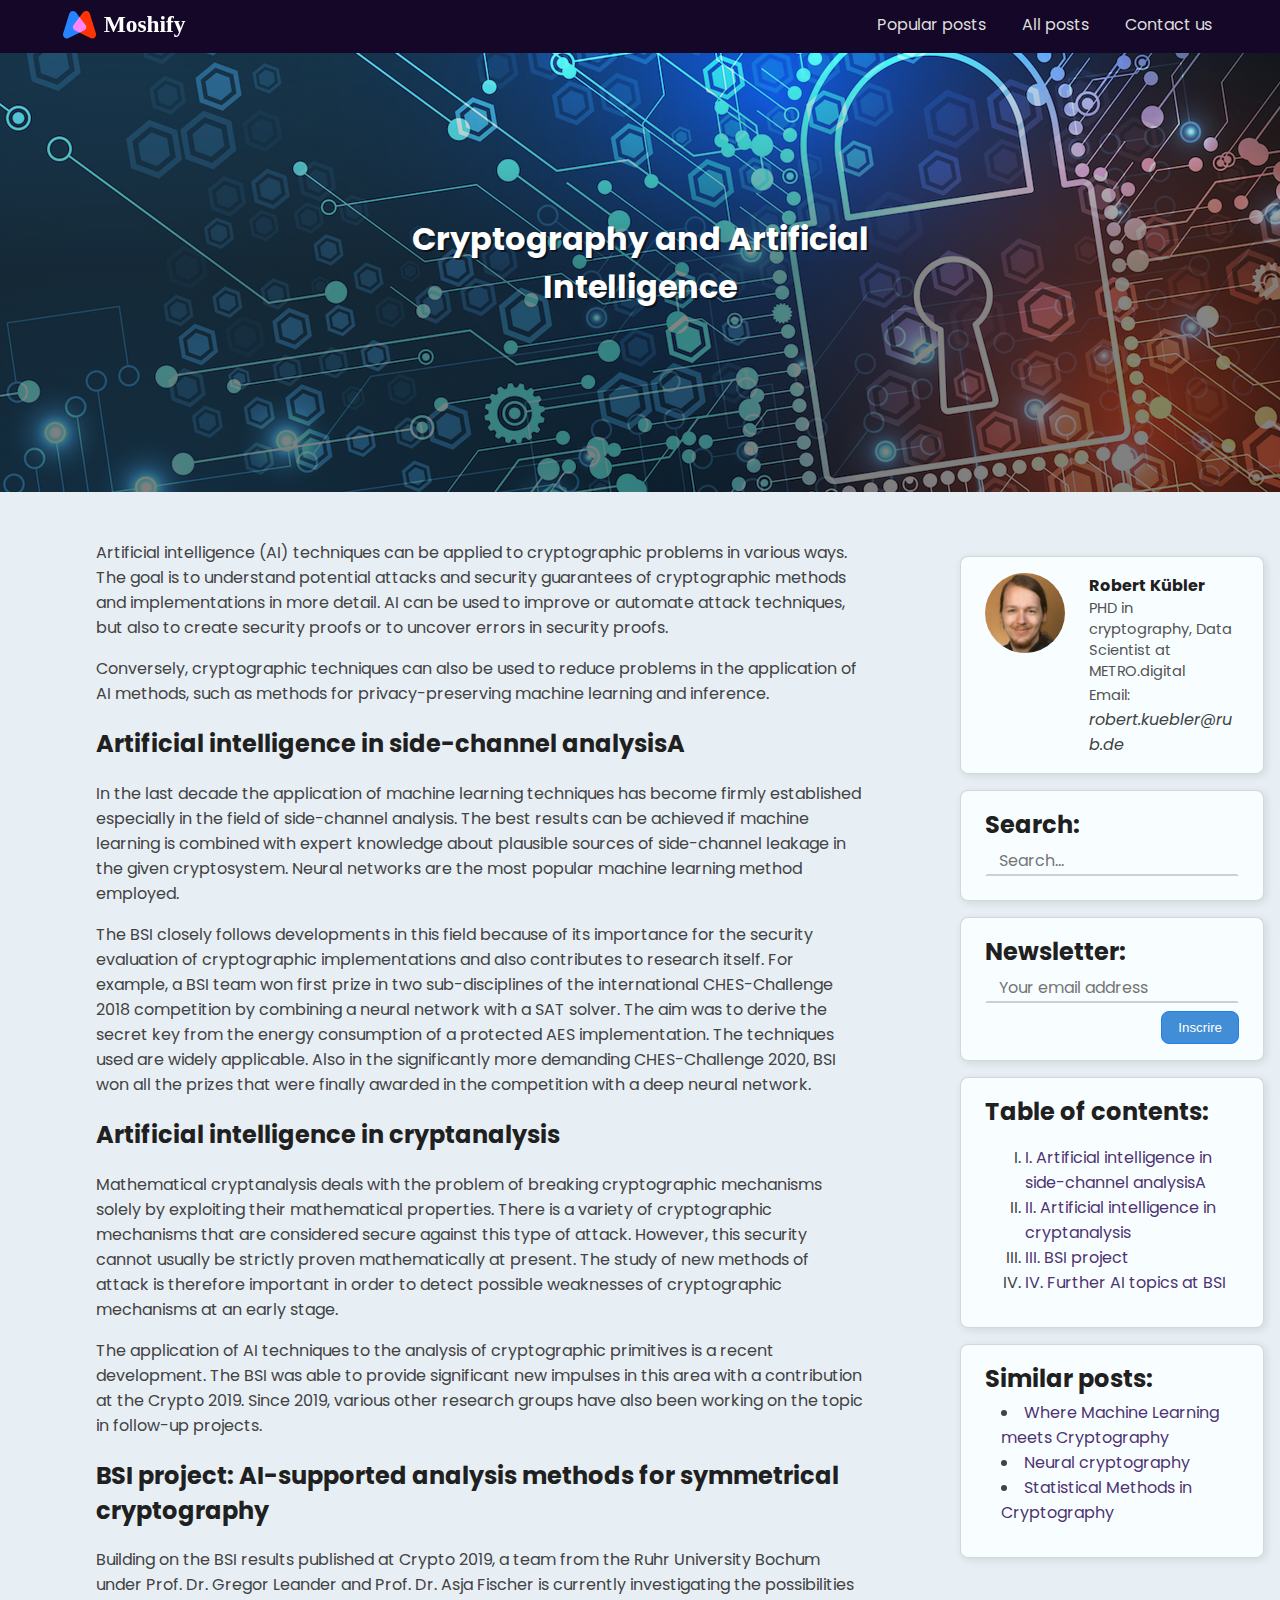
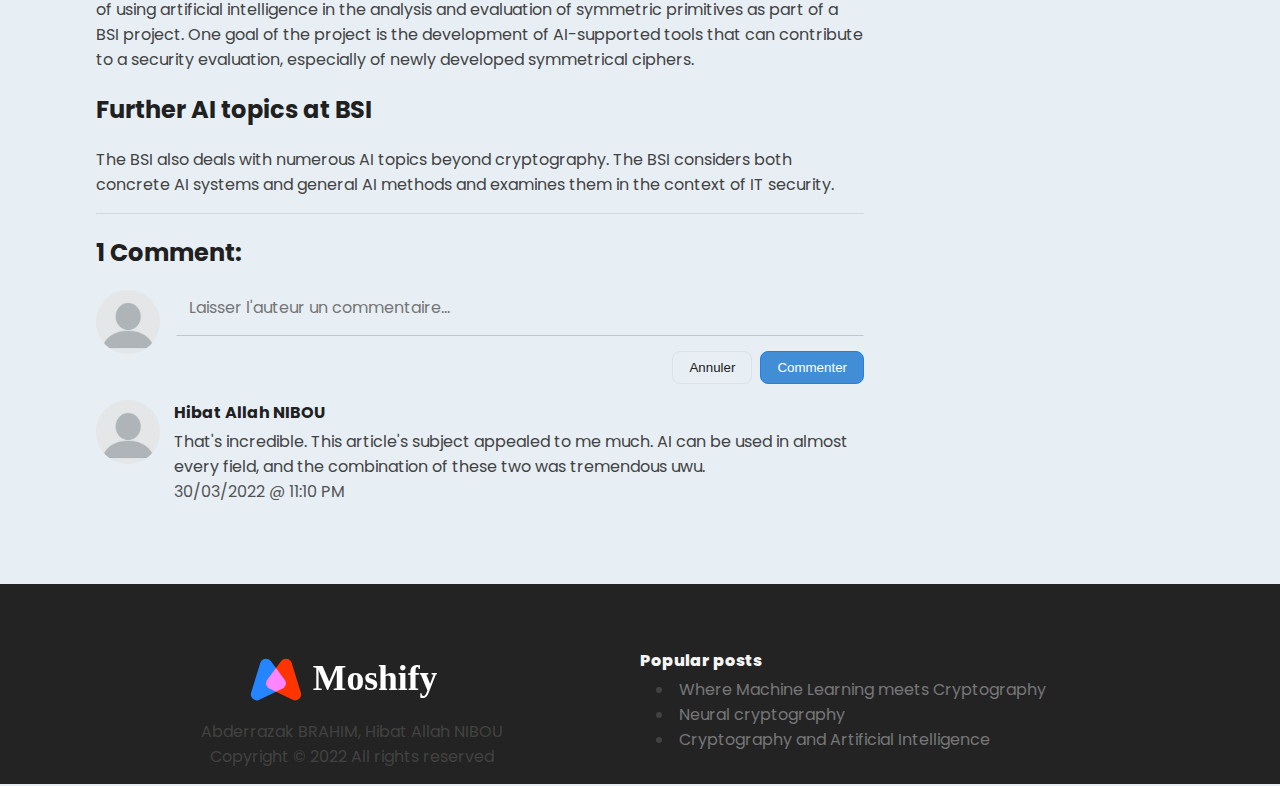
<file: page3.html>
<!DOCTYPE html>
<html lang="en">
    <head>
        <!-- GENERAL META TAGS-->
        <meta charset="UTF-8"> <!-- charset UTF-8 pour les caractères accentués correctement -->
        <meta http-equiv="X-UA-Compatible" content="IE=edge"> <!-- compatibalité avec Microsoft Edge -->
        <meta name="application-name" content="CrpytoAI"> <!-- titre du site pour les moteurs de recherche -->
        <meta name="viewport" content="width=device-width, initial-scale=1.0"> <!-- pour assurer la responsivité (mobile) -->
        <!-- FIN GENERAL META TAGS-->

        <link href="css/styles.css" rel="stylesheet">
        <link rel="preconnect" href="https://fonts.googleapis.com">
        <link rel="preconnect" href="https://fonts.gstatic.com" crossorigin>
        <link
            href="https://fonts.googleapis.com/css2?family=Poppins:ital,wght@0,100;0,200;0,400;0,500;0,600;0,700;0,800;0,900;1,300&display=swap"
            rel="stylesheet"> <!-- Poppins font de google -->
        <link href="https://fonts.googleapis.com/css2?family=Roboto:wght@100;300;400;500;700;900&display=swap" rel="stylesheet">
        <!-- Roboto font de google -->
        <link rel="stylesheet" href="https://cdnjs.cloudflare.com/ajax/libs/font-awesome/6.1.1/css/all.min.css">
        <!-- FontAwesome pour les icones -->
        <link rel="icon" type="image/x-icon" href="media/favicon.png"> <!-- favicon: petite icon dans l'onglet -->
        <title>Cryptography and Artificial Intelligence - CryptoAI</title>

        <!-- META TAGS pour les moteurs de recherches-->
        <meta name="language" content="English"> <!-- langue d'article -->
        <meta name="title" content="Cryptography and Artificial Intelligence"> <!-- titre d'article -->
        <meta name="author" content="Robert Kübler"> <!-- auteur d'article -->
        <meta name="description" content="Artificial intelligence (AI) techniques can be applied to cryptographic problems in various ways. The goal is..."> <!-- description d'article -->
        <meta name="keywords" content="AI, cryptography, artificial, intelligence"> <!-- mots clés -->
        <!-- FIN META TAGS pour les moteurs de recherches -->

        <!-- META TAGS OpenGraph: pour Facebook, Pintrest, LinkedIn et les cartes générés quand on partage le lien de cette page-->
        <meta property="og:title" content="Cryptography and Artificial Intelligence"> <!-- titre d'article -->
        <meta property="og:description" content="Artificial intelligence (AI) techniques can be applied to cryptographic problems in various ways. The goal is..."> <!-- description d'article -->
        <meta property="og:image" content="media/page3/sec.jpg"> <!-- image significatif pour l'article -->
        <!-- FIN META TAGS OpenGraph -->
    </head>

    <body>
        <!-- HEADER -->
        <header class="header fixed">
            <nav class="navbar fixed">
                <!-- NAVBAR pour nous inclus le logo, puisque ça dirige vers home page -->
                <a class="nav-logo" href="index.html">
                    <img src="media/logo.svg" height="42" alt="Logo">
                </a>
                <button class="navbar_button" id="navbutton">
                    <!-- Un button qui est affiché sur mobile pour ouvrir le navbar dropdown -->
                    <i class="fa-solid fa-bars"></i>
                </button>
                <ul class="navbar-items" id="navbar">
                    <!-- Une liste des pages inline, qui se transforme en liste block en mobile -->
                    <li class="navbar-item"><a class="navbar-link" href="index.html#popular">Popular posts</a></li>
                    <li class="navbar-item"><a class="navbar-link" href="index.html#all-posts">All posts</a></li>
                    <li class="navbar-item"><a class="navbar-link" href="contact_us.html">Contact us</a></li>
                </ul>
            </nav>
        </header>
        <!-- FIN HEADER -->
        <section class="hero-section hero-section-post3">
            <div class="center-VH">
                <h1 class="centered">Cryptography and Artificial Intelligence</h1>
                
            </div>
        </section>
        <aside class="sidebar">
            <!-- Infos sur auteur -->
            <div class="card author-card">
                <img src="media/authors/robert_kubler.jfif" width="80" height="80" alt="@author" class="rounded">
                <div class="author-info">
                    <h4 class="m-0">Robert Kübler</h4> <!-- Nom d'auteur -->
                    <p class="text-muted">PHD in cryptography, Data Scientist at METRO.digital</p> <!-- Presentation -->
                    <p class="text-muted" style="display: inline; word-wrap: break-word;"><!-- Email -->
                        Email: </p><address style="display: inline;">robert.kuebler@rub.de</address>
                </div>
            </div>

            <!-- Barre de recherche -->
            <div class="card">
                <div class="card-body">
                    <h2 class="links-header"> Search: </h2>
                    <input type="search" id="search" placeholder="Search..." class="input">
                </div>
            </div>
            
            <!-- Newsletter: formulaire pour s'inscrire à la e-magazine periodique -->
            <div class="card">
                <form action="newsletter.php" method="post" class="card-body">
                    <h2 class="links-header"> Newsletter: </h2>
                    <input type="email" placeholder="Your email address" class="input" required>
                    <input type="submit" value="Inscrire" class="btn submit">
                </form>
            </div>

            <!-- Sommaire  -->
            <div class="card">
                <div class="card-body">
                    <h2 class="links-header"> Table of contents: </h2>
                    <ol class="links-list" style="list-style: upper-roman;">
                        <li><a href="#Definition">I. Artificial intelligence in side-channel analysisA </a></li>
                        <li><a href="#AIC">II. Artificial intelligence in cryptanalysis </a></li>
                        <li><a href="#BSI">III. BSI project </a></li>
                        <li><a href="#FAI">IV. Further AI topics at BSI </a></li>
                    </ol>
                </div>
            </div>

            <!-- Postes similaires  -->
            <div class="card">
                <div class="card-body">
                    <h2 class="links-header"> Similar posts: </h2>
                    <ul class="links-list">
                        <li><a href="page1.html">Where Machine Learning meets Cryptography</a></li>
                        <li><a href="page2.html">Neural cryptography</a></li>
                        <li><a href="page4.html">Statistical Methods in Cryptography </a></li>
                    </ul>
                </div>
            </div>
        </aside>
        <!-- FIN ASIDE -->
        
        <!-- MAIN: l'article lui-même + comments section -->
        <main class="main">
            <article>
                <p> Artificial intelligence (AI) techniques can be applied to cryptographic problems in various ways. The goal is to understand 
                    potential attacks and security guarantees of cryptographic methods and implementations in more detail. AI can be used to 
                    improve or automate attack techniques, but also to create security proofs or to uncover errors in security proofs.</p>

                <p> Conversely, cryptographic techniques can also be used to reduce problems in the application of AI methods, such as methods 
                    for privacy-preserving machine learning and inference.</p>

                <h2 id="Definition">Artificial intelligence in side-channel analysisA</h2>
                <p> In the last decade the application of machine learning techniques has become firmly established especially in the field of 
                    side-channel analysis. The best results can be achieved if machine learning is combined with expert knowledge about plausible 
                    sources of side-channel leakage in the given cryptosystem. Neural networks are the most popular machine learning method 
                    employed.</p>

                <p> The BSI closely follows developments in this field because of its importance for the security evaluation of cryptographic 
                    implementations and also contributes to research itself. For example, a BSI team won first prize in two sub-disciplines of 
                    the international CHES-Challenge 2018 competition by combining a neural network with a SAT solver. The aim was to derive the 
                    secret key from the energy consumption of a protected AES implementation. The techniques used are widely applicable. Also in 
                    the significantly more demanding CHES-Challenge 2020, BSI won all the prizes that were finally awarded in the competition 
                    with a deep neural network. </p>

                <h2 id="AIC">Artificial intelligence in cryptanalysis</h2>
                <p> Mathematical cryptanalysis deals with the problem of breaking cryptographic mechanisms solely by exploiting their 
                    mathematical properties. There is a variety of cryptographic mechanisms that are considered secure against this type of 
                    attack. However, this security cannot usually be strictly proven mathematically at present. The study of new methods of 
                    attack is therefore important in order to detect possible weaknesses of cryptographic mechanisms at an early stage. </p>

                <p> The application of AI techniques to the analysis of cryptographic primitives is a recent development. The BSI was able to 
                    provide significant new impulses in this area with a contribution at the Crypto 2019. Since 2019, various other research 
                    groups have also been working on the topic in follow-up projects. </p>
            

                <h2 id="BSI">BSI project: AI-supported analysis methods for symmetrical cryptography</h2>
                <p> Building on the BSI results published at Crypto 2019, a team from the Ruhr University Bochum under Prof. Dr. 
                    Gregor Leander and Prof. Dr. Asja Fischer is currently investigating the possibilities of using artificial 
                    intelligence in the analysis and evaluation of symmetric primitives as part of a BSI project. One goal of the 
                    project is the development of AI-supported tools that can contribute to a security evaluation, especially of 
                    newly developed symmetrical ciphers.</p>
                

                <h2 id="FAI">Further AI topics at BSI</h2>
                <p> The BSI also deals with numerous AI topics beyond cryptography. The BSI considers both concrete AI systems and 
                    general AI methods and examines them in the context of IT security. </p>
                
                

            </article>
            <!-- FIN ARTICLE -->

            <hr> <!-- seperateur horizontal -->

            <!-- Comments -->
            <section>
                <h2> 1 Comment: </h2>
                <!-- CommentForm: Formulaire pour écrire un formulaire -->
                <form method="post" action="comment.php" class="comment">
                    <img src="media/user.jpg" width="64" height="64" class="rounded" alt="User Profile">
                    <div class="comment-form">
                        <textarea name="comment" id="comment" class="input" rows="2"
                            placeholder="Laisser l'auteur un commentaire..." required></textarea>
                        <input type="submit" value="Commenter" class="btn submit">
                        <input type="reset" value="Annuler" class="btn annuler" style="margin-right: 0.5rem">
                    </div>
                </form>
                <!-- Fin CommentForm -->

                <!-- Comments list -->
                <section class="comments-list">
                    <!-- 1er commentaire -->
                    <div class="comment">
                        <img src="media/user.jpg" width="64" height="64" class="rounded" alt="@comment1">
                        <div class="inner-comment">
                            <h4 style="margin: 0 0 0.25rem 2%;">Hibat Allah NIBOU</h4> <!-- Nom du personne -->
                            <p style="margin-left: 2%; margin-top: 0; margin-bottom: 0;"> <!-- Contenu du commentaire -->
                                That's incredible. This article's subject appealed to me much. AI can be used in almost every field, and the combination of these two was tremendous uwu.
                            </p>
                            <!-- Date et heure du commentaire -->
                            <time style="margin-left: 2%; margin-top: 0; margin-bottom: 0;" class="text-muted"
                                datetime="2022-03-30T11:10">30/03/2022 @ 11:10 PM</time>
                        </div>
                    </div>
                </section>
                <!-- Fin CommentForm -->
            </section>
        </main>
        <!-- FIN Main -->
        
        <!-- FOOTER: possédant logo, liste des articles populaires, liste des articles choisis -->
        <footer class="footer">
            <!-- SECTION LOGO -->
            <div class="footer-col centered" style="width: 50%; padding-left: 5%;">
                <img src="media/logo.svg" height="64" class="m-0" alt="Logo">
                <p class="m-0"> Abderrazak BRAHIM, Hibat Allah NIBOU</p>
                <p class="m-0"> Copyright &copy; 2022 All rights reserved</p>
            </div>
            <!-- FIN SECTION LOGO -->
        
            <!-- SECTION POPULAR -->
            <section class="footer-col" style="width: 50%">
                <h4 class="bold links-header">Popular posts</h4>
                <ul class="links-list">
                    <li><a href="page1.html">Where Machine Learning meets Cryptography</a></li>
                    <li><a href="page2.html">Neural cryptography</a></li>
                    <li><a href="page3.html">Cryptography and Artificial Intelligence</a></li>
                </ul>
            </section>
            <!-- FIN SECTION POPULAR -->
        </footer>
        <!-- FIN FOOTER -->
        
        <!-- SCRIPTS: section pour inclure les scripts js -->
        <script src="js/main.js"></script> <!-- petite script pour faire fonctionner le button navbar en mobile -->
        <!-- FIN SCRIPTS -->
    </body>
</html>
</file>
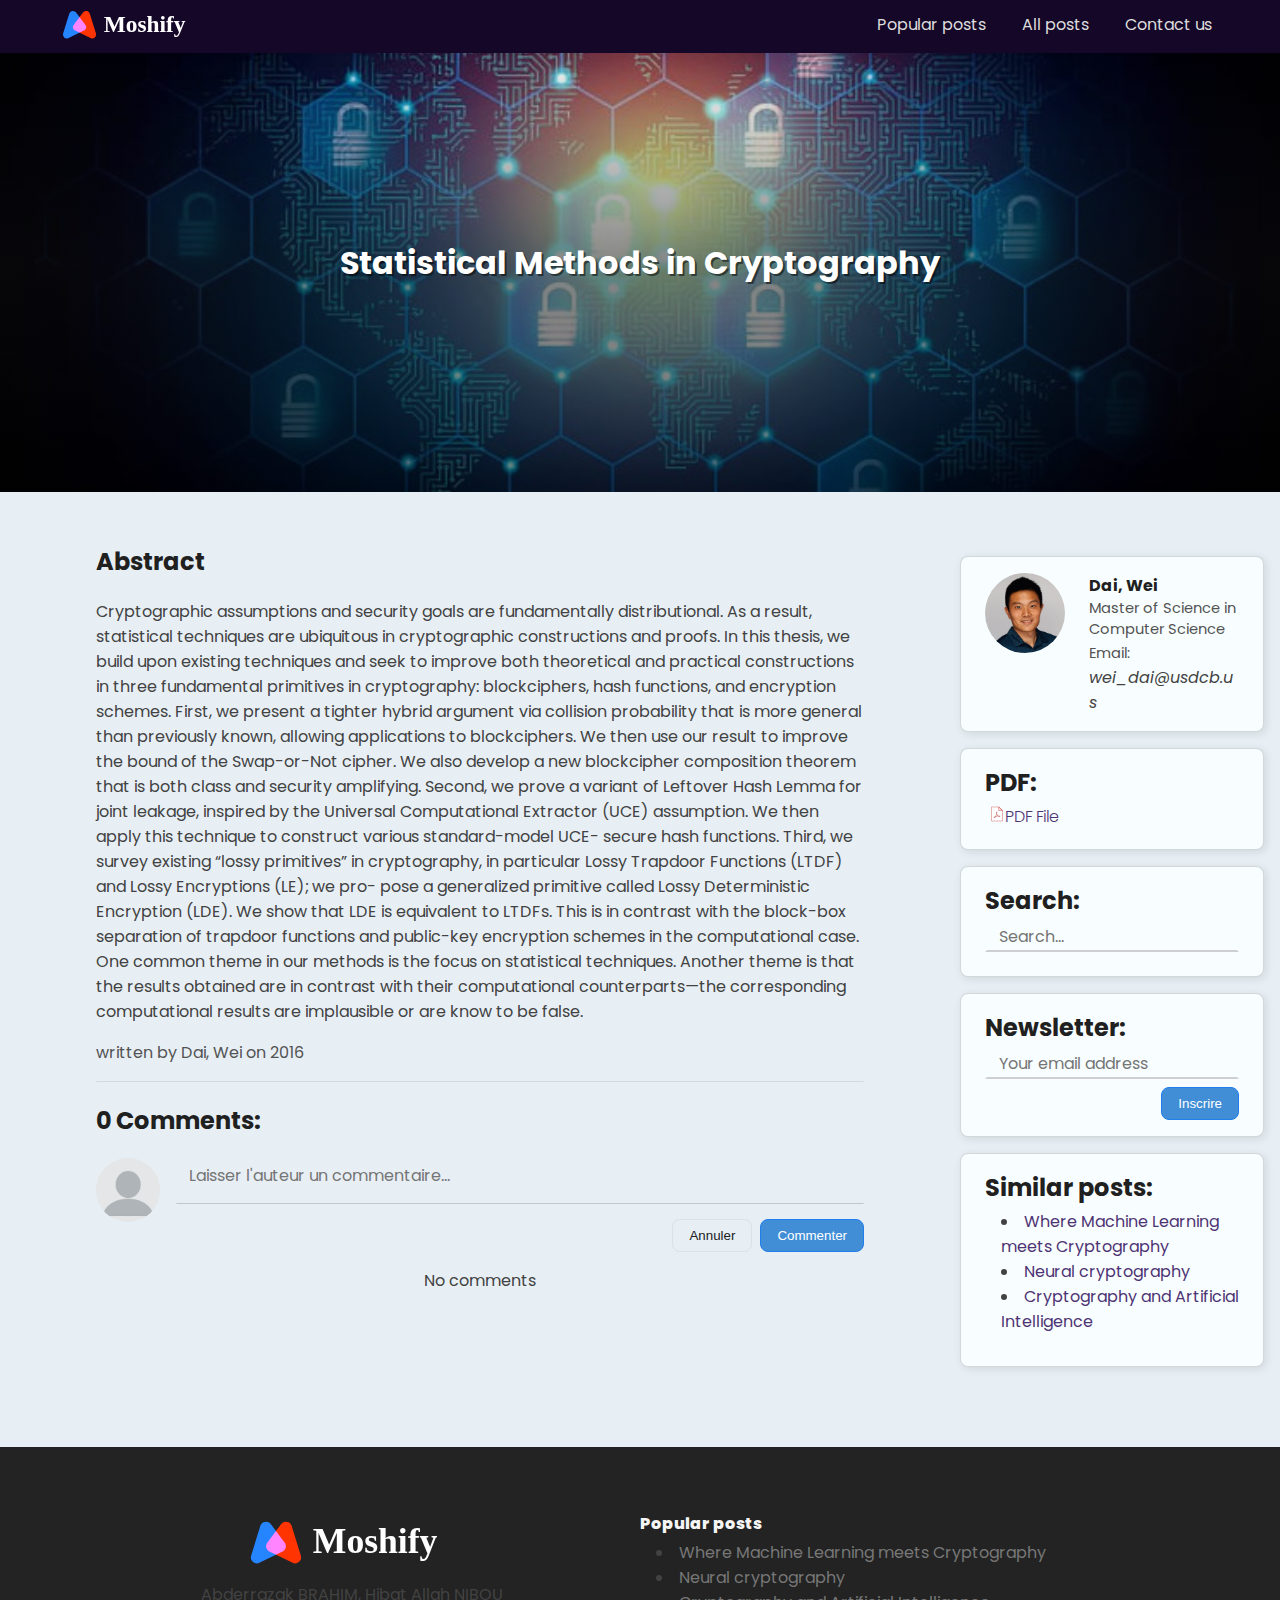
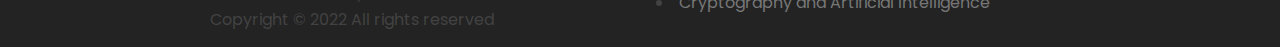
<file: page4.html>
<!DOCTYPE html>
<html lang="en">
    <head>
        <!-- GENERAL META TAGS-->
        <meta charset="UTF-8"> <!-- charset UTF-8 pour les caractères accentués correctement -->
        <meta http-equiv="X-UA-Compatible" content="IE=edge"> <!-- compatibalité avec Microsoft Edge -->
        <meta name="application-name" content="CrpytoAI"> <!-- titre du site pour les moteurs de recherche -->
        <meta name="viewport" content="width=device-width, initial-scale=1.0"> <!-- pour assurer la responsivité (mobile) -->
        <!-- FIN GENERAL META TAGS-->

        <link href="css/styles.css" rel="stylesheet">
        <link rel="preconnect" href="https://fonts.googleapis.com">
        <link rel="preconnect" href="https://fonts.gstatic.com" crossorigin>
        <link
            href="https://fonts.googleapis.com/css2?family=Poppins:ital,wght@0,100;0,200;0,400;0,500;0,600;0,700;0,800;0,900;1,300&display=swap"
            rel="stylesheet"> <!-- Poppins font de google -->
        <link href="https://fonts.googleapis.com/css2?family=Roboto:wght@100;300;400;500;700;900&display=swap" rel="stylesheet">
        <!-- Roboto font de google -->
        <link rel="stylesheet" href="https://cdnjs.cloudflare.com/ajax/libs/font-awesome/6.1.1/css/all.min.css">
        <!-- FontAwesome pour les icones -->
        <link rel="icon" type="image/x-icon" href="media/favicon.png"> <!-- favicon: petite icon dans l'onglet -->
        <title>Statistical Methods in Cryptography - CryptoAI</title>

        <!-- META TAGS pour les moteurs de recherches-->
        <meta name="language" content="English"> <!-- langue d'article -->
        <meta name="title" content="Statistical Methods in Cryptography"> <!-- titre d'article -->
        <meta name="author" content="Dai Wei"> <!-- auteur d'article -->
        <meta name="description" content="Cryptographic assumptions and security goals are fundamentally distributional."> <!-- description d'article -->
        <meta name="keywords" content="statistics, cryptography, security"> <!-- mots clés -->
        <!-- FIN META TAGS pour les moteurs de recherches -->
        
        <!-- META TAGS OpenGraph: pour Facebook, Pintrest, LinkedIn et les cartes générés quand on partage le lien de cette page-->
        <meta property="og:title" content="Statistical Methods in Cryptography"> <!-- titre d'article -->
        <meta property="og:description" content="Cryptographic assumptions and security goals are fundamentally distributional."> <!-- description d'article -->
        <meta property="og:image" content="media/page4/crypto.jpg"> <!-- image significatif pour l'article -->
        <!-- FIN META TAGS OpenGraph -->
    </head>

    <body>
        <!-- HEADER -->
        <header class="header fixed">
            <nav class="navbar fixed">
                <!-- NAVBAR pour nous inclus le logo, puisque ça dirige vers home page -->
                <a class="nav-logo" href="index.html">
                    <img src="media/logo.svg" height="42" alt="Logo">
                </a>
                <button class="navbar_button" id="navbutton">
                    <!-- Un button qui est affiché sur mobile pour ouvrir le navbar dropdown -->
                    <i class="fa-solid fa-bars"></i>
                </button>
                <ul class="navbar-items" id="navbar">
                    <!-- Une liste des pages inline, qui se transforme en liste block en mobile -->
                    <li class="navbar-item"><a class="navbar-link" href="index.html#popular">Popular posts</a></li>
                    <li class="navbar-item"><a class="navbar-link" href="index.html#all-posts">All posts</a></li>
                    <li class="navbar-item"><a class="navbar-link" href="contact_us.html">Contact us</a></li>
                </ul>
            </nav>
        </header>
        <!-- FIN HEADER -->
        <section class="hero-section hero-section-post4">
            <div class="center-VH">
                <h1 class="centered">Statistical Methods in Cryptography</h1>
                
            </div>
        </section>
        <aside class="sidebar">
            <!-- Infos sur auteur -->
            <div class="card author-card">
                <img src="media/authors/wei_dai.jpg" width="80" height="80" alt="@author" class="rounded">
                <div class="author-info">
                    <h4 class="m-0">Dai, Wei</h4> <!-- Nom d'auteur -->
                    <p class="text-muted">Master of Science in Computer Science</p> <!-- Presentation -->
                    <p class="text-muted" style="display: inline; word-wrap: break-word;"> <!-- Email -->
                        Email: </p><address style="display: inline;">wei_dai@usdcb.us</address>
                </div>
            </div>

            <!-- Lien PDF -->
            <div class="card">
                <div class="card-body">
                    <h2 class="links-header"> PDF: </h2>
                    <p style="margin: 0.25rem 0"><i class="fa-solid "></i>
                        <a href="https://escholarship.org/content/qt8j949628/qt8j949628.pdf?t=prk13v&v=lg">
                            <img src="media/page4/pdf.png" alt="PDF icon">PDF File</a>
                    </p>
                </div>
            </div>

            <!-- Barre de recherche -->
            <div class="card">
                <div class="card-body">
                    <h2 class="links-header"> Search: </h2>
                    <input type="search" id="search" placeholder="Search..." class="input">
                </div>
            </div>
            
            <!-- Newsletter: formulaire pour s'inscrire à la e-magazine periodique -->
            <div class="card">
                <form action="newsletter.php" method="post" class="card-body">
                    <h2 class="links-header"> Newsletter: </h2>
                    <input type="email" placeholder="Your email address" class="input" required>
                    <input type="submit" value="Inscrire" class="btn submit">
                </form>
            </div>

            <!-- Postes similaires  -->
            <div class="card">
                <div class="card-body">
                    <h2 class="links-header"> Similar posts: </h2>
                    <ul class="links-list">
                        <li><a href="page1.html">Where Machine Learning meets Cryptography</a></li>
                        <li><a href="page2.html">Neural cryptography</a></li>
                        <li><a href="page3.html">Cryptography and Artificial Intelligence</a></li>
                    </ul>
                </div>
            </div>
        </aside>
        <!-- FIN ASIDE -->
        
        <!-- MAIN: l'article lui-même + comments section -->
        <main class="main">
            <article>

                <h2 id="abstract">Abstract</h2>
                <p> Cryptographic assumptions and security goals are fundamentally distributional. As a result, statistical techniques are 
                    ubiquitous in cryptographic constructions and proofs. In this thesis, we build upon existing techniques and seek to improve 
                    both theoretical and practical constructions in three fundamental primitives in cryptography: blockciphers, hash functions, 
                    and encryption schemes. First, we present a tighter hybrid argument via collision probability that is more general than 
                    previously known, allowing applications to blockciphers. We then use our result to improve the bound of the Swap-or-Not 
                    cipher. We also develop a new blockcipher composition theorem that is both class and security amplifying. Second, we prove a 
                    variant of Leftover Hash Lemma for joint leakage, inspired by the Universal Computational Extractor (UCE) assumption. We then 
                    apply this technique to construct various standard-model UCE- secure hash functions. Third, we survey existing “lossy 
                    primitives” in cryptography, in particular Lossy Trapdoor Functions (LTDF) and Lossy Encryptions (LE); we pro- pose a 
                    generalized primitive called Lossy Deterministic Encryption (LDE). We show that LDE is equivalent to LTDFs. This is in contrast 
                    with the block-box separation of trapdoor functions and public-key encryption schemes in the computational case. One common 
                    theme in our methods is the focus on statistical techniques. Another theme is that the results obtained are in contrast with 
                    their computational counterparts—the corresponding computational results are implausible or are know to be false. </p>
                
                <footer class="text-muted right mb">
                    written by Dai, Wei on <time datetime="2016">2016</time>
                </footer>

            </article>
            <!-- FIN ARTICLE -->
            
            <hr> <!-- seperateur horizontal -->
            
            <!-- Comments -->
            <section>
                <h2> 0 Comments: </h2>
                <!-- CommentForm: Formulaire pour écrire un formulaire -->
                <form method="post" action="comment.php" class="comment">
                    <img src="media/user.jpg" width="64" height="64" class="rounded" alt="User Profile">
                    <div class="comment-form">
                        <textarea name="comment" id="comment" class="input" rows="2"
                            placeholder="Laisser l'auteur un commentaire..." required></textarea>
                        <input type="submit" value="Commenter" class="btn submit">
                        <input type="reset" value="Annuler" class="btn annuler" style="margin-right: 0.5rem">
                    </div>
                </form>
                <!-- Fin CommentForm -->
            
                <!-- Comments list -->
                <section class="comments-list">
                    <p class="centered"> No comments </p>
                </section>
                <!-- Fin CommentForm -->
            </section>
        </main>
        <!-- FIN Main -->
        
        <!-- FOOTER: possédant logo, liste des articles populaires, liste des articles choisis -->
        <footer class="footer">
            <!-- SECTION LOGO -->
            <div class="footer-col centered" style="width: 50%; padding-left: 5%;">
                <img src="media/logo.svg" height="64" class="m-0" alt="Logo">
                <p class="m-0"> Abderrazak BRAHIM, Hibat Allah NIBOU</p>
                <p class="m-0"> Copyright &copy; 2022 All rights reserved</p>
            </div>
            <!-- FIN SECTION LOGO -->
        
            <!-- SECTION POPULAR -->
            <section class="footer-col" style="width: 50%">
                <h4 class="bold links-header">Popular posts</h4>
                <ul class="links-list">
                    <li><a href="page1.html">Where Machine Learning meets Cryptography</a></li>
                    <li><a href="page2.html">Neural cryptography</a></li>
                    <li><a href="page3.html">Cryptography and Artificial Intelligence</a></li>
                </ul>
            </section>
            <!-- FIN SECTION POPULAR -->
        </footer>
        <!-- FIN FOOTER -->
        
        <!-- SCRIPTS: section pour inclure les scripts js -->
        <script src="js/main.js"></script> <!-- petite script pour faire fonctionner le button navbar en mobile -->
        <!-- FIN SCRIPTS -->
    </body>
</html>
</file>
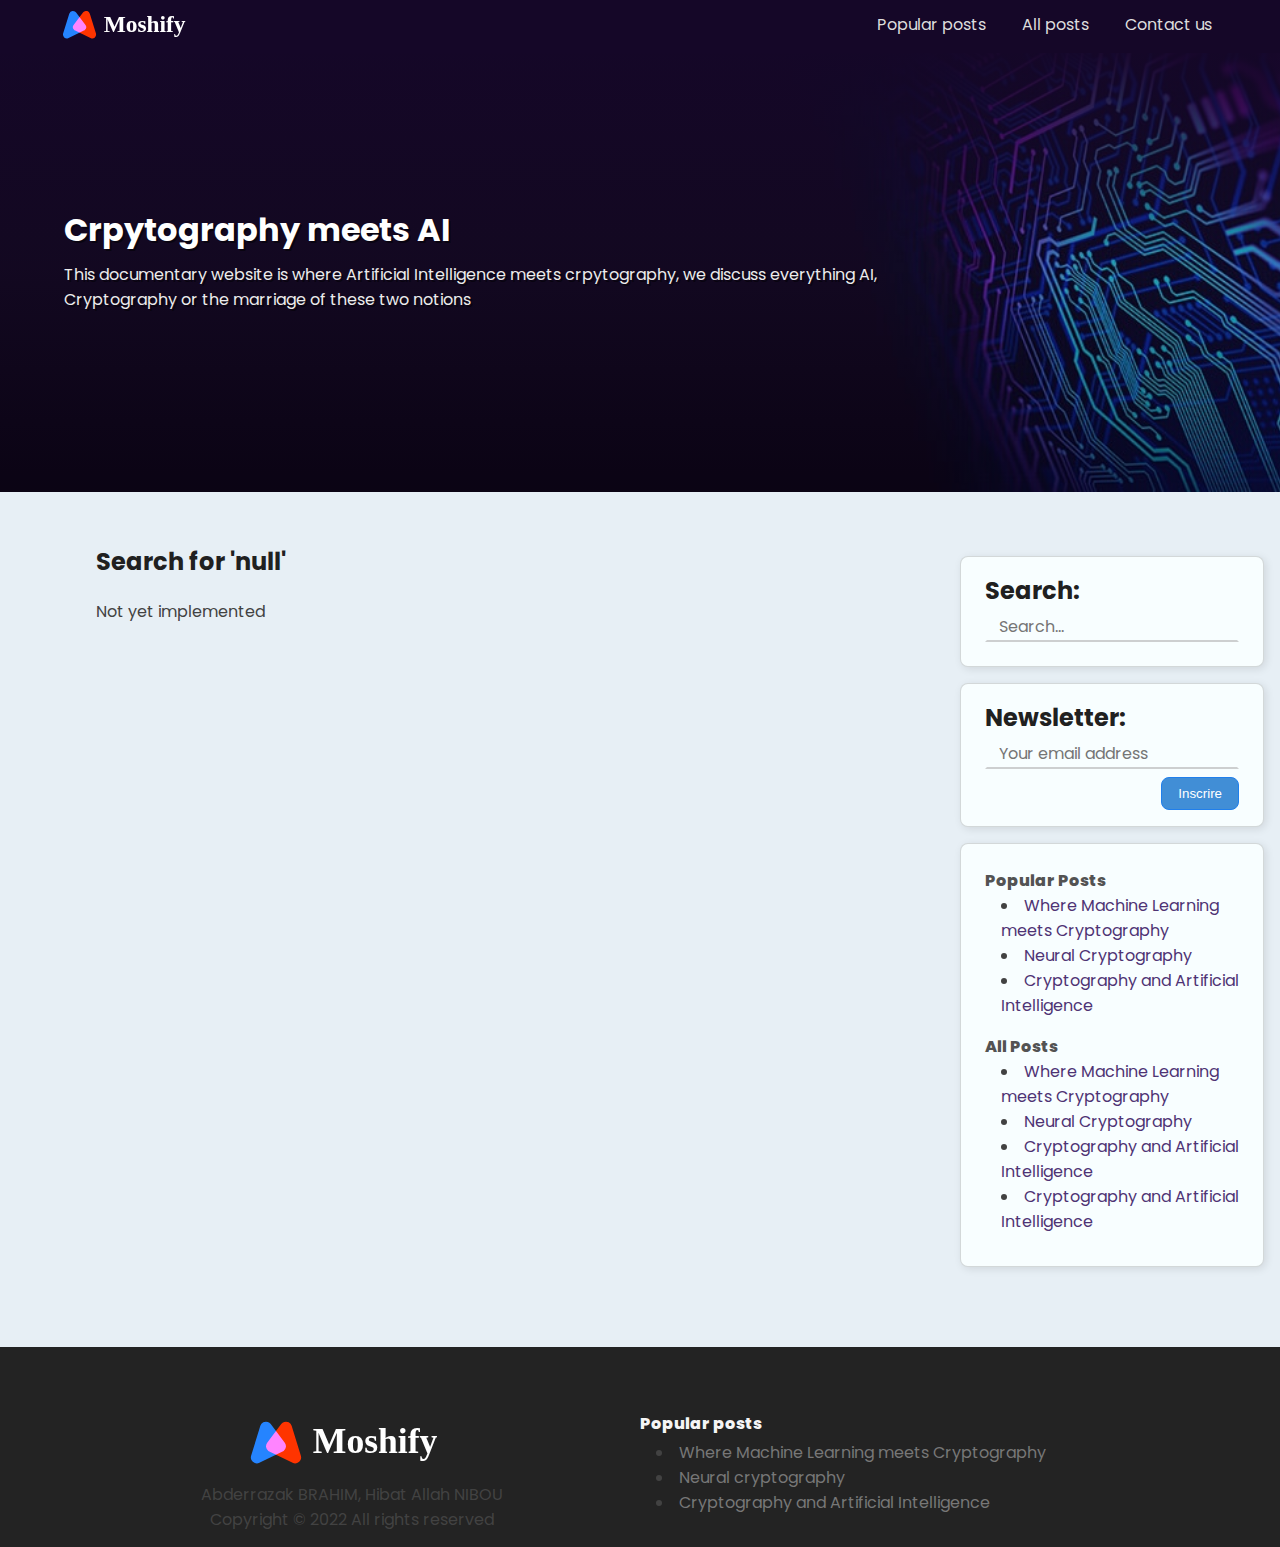
<file: search.html>
<!DOCTYPE html>
<html lang="en">
    <head>
        <!-- META TAGS-->
        <meta charset="UTF-8"> <!-- charset UTF-8 pour les caractères accentués correctement -->
        <meta http-equiv="X-UA-Compatible" content="IE=edge"> <!-- compatibalité avec Microsoft Edge -->
        <meta name="application-name" content="CrpytoAI"> <!-- titre du site pour les moteurs de recherche -->
        <meta name="description" content="This documentary website is where Artificial Intelligence meets crpytography, we discuss everything AI, 
                Cryptography or the marriage of these two notion"> <!-- description du site pour les moteurs de recherche -->
        <meta name="keywords" content="IA, AI, cryptography, cryptographie"> <!-- mots clés pour les moteurs de recherche -->
        <meta name="viewport" content="width=device-width, initial-scale=1.0"> <!-- pour assurer la responsivité (mobile) -->
        <!-- FIN META TAGS-->
        <link href="css/styles.css" rel="stylesheet"> <!-- lier notre fichier de style -->
        <link rel="preconnect" href="https://fonts.googleapis.com">
        <link rel="preconnect" href="https://fonts.gstatic.com" crossorigin>
        <link
            href="https://fonts.googleapis.com/css2?family=Poppins:ital,wght@0,100;0,200;0,400;0,500;0,600;0,700;0,800;0,900;1,300&display=swap"
            rel="stylesheet"> <!-- Poppins font de google -->
        <link href="https://fonts.googleapis.com/css2?family=Roboto:wght@100;300;400;500;700;900&display=swap" rel="stylesheet">
        <!-- Roboto font de google -->
        <link rel="stylesheet" href="https://cdnjs.cloudflare.com/ajax/libs/font-awesome/6.1.1/css/all.min.css">
        <!-- FontAwesome pour les icones -->
        <link rel="icon" type="image/x-icon" href="media/favicon.png"> <!-- favicon: petite icon dans l'onglet -->
        <title>Home page - CryptoAI</title> <!-- titre de la page -->
    </head>
    <body>
        <!-- HEADER -->
        <header class="header fixed">
            <nav class="navbar fixed"><!-- NAVBAR pour nous inclus le logo, puisque ça dirige vers home page -->
                <a class="nav-logo" href="index.html">
                    <img src="media/logo.svg" height="42" alt="Logo">
                </a>
                <button class="navbar_button" id="navbutton"> <!-- Un button qui est affiché sur mobile pour ouvrir le navbar dropdown -->
                    <i class="fa-solid fa-bars"></i>
                </button>
                <ul class="navbar-items" id="navbar"> <!-- Une liste des pages inline, qui se transforme en liste block en mobile -->
                    <li class="navbar-item"><a class="navbar-link" href="index.html#popular">Popular posts</a></li>
                    <li class="navbar-item"><a class="navbar-link" href="index.html#all-posts">All posts</a></li>
                    <li class="navbar-item"><a class="navbar-link" href="contact_us.html">Contact us</a></li>
                </ul>
            </nav>
        </header>
        <!-- FIN HEADER -->

        <!-- HERO SECTION: Presentation du site -->
        <section class="hero-section hero-section-index">
            <div class="center-V">
                <h1>Crpytography meets AI</h1> <!-- Titre -->
                <p style="width: 70%;">This documentary website is where Artificial Intelligence meets crpytography, we discuss everything AI, 
                    Cryptography or the marriage of these two notions</p> <!-- Slogan -->
            </div>
        </section>
        <!-- FIN HERO SECTION -->

        <!-- MAIN: possédant les 3 articles les plus vu, et une liste de tous les articles -->
        <main class="main">
            <!-- POPULAR SECTION: liste des articles plus vu -->
            <section class="popular-cards" id="popular">
                <h2 id="searchResult">Search for "..."</h2>
                <p> Not yet implemented </p>
            </section>
            <!-- FIN POPULAR SECTION -->

        </main>
        <!-- FIN MAIN -->

        <!-- ASIDE: possédant formulaire de newsletter, liste rapide des liens -->
        <aside class="sidebar">
            <!-- Barre de recherche -->
            <div class="card">
                <div class="card-body">
                    <h2 class="links-header"> Search: </h2>
                    <input type="search" id="search" placeholder="Search..." class="input">
                </div>
            </div>

            <!-- Newsletter: formulaire pour s'inscrire à la e-magazine periodique -->
            <div class="card">
                <form action="newsletter.php" method="post" class="card-body">
                    <h2 class="links-header"> Newsletter: </h2>
                    <input type="email" placeholder="Your email address" class="input" required>
                    <input type="submit" value="Inscrire" class="btn submit">
                </form>
            </div>
            <!-- FIN Newsletter: formulaire pour s'inscrire à la e-magazine periodique -->

            <!-- Liste des liens -->
            <div class="card">
                <div class="card-body">
                    <h4 class="text-muted bold links-header">Popular Posts</h4>
                    <ul class="links-list">
                        <li><a href="page1.html">Where Machine Learning meets Cryptography</a></li>
                        <li><a href="page2.html">Neural Cryptography</a></li>
                        <li><a href="page3.html">Cryptography and Artificial Intelligence</a></li>
                    </ul>
                    <h4 class="text-muted bold links-header">All Posts</h4>
                    <ul class="links-list">
                        <li><a href="page1.html">Where Machine Learning meets Cryptography</a></li>
                        <li><a href="page2.html">Neural Cryptography</a></li>
                        <li><a href="page3.html">Cryptography and Artificial Intelligence</a></li>
                        <li><a href="page4.html">Cryptography and Artificial Intelligence</a></li>
                    </ul>
                </div>
            </div>
            <!-- FIN Liste des liens -->
        </aside>
        <!-- FIN SIDEBAR-->

        <!-- FOOTER: possédant logo, liste des articles populaires, liste des articles choisis -->
        <footer class="footer">
            <!-- SECTION LOGO -->
            <div class="footer-col centered" style="width: 50%; padding-left: 5%;">
                <img src="media/logo.svg" height="64" class="m-0" alt="Logo">
                <p class="m-0"> Abderrazak BRAHIM, Hibat Allah NIBOU</p>
                <p class="m-0"> Copyright &copy; 2022 All rights reserved</p>
            </div>
            <!-- FIN SECTION LOGO -->

            <!-- SECTION POPULAR -->
            <section class="footer-col" style="width: 50%">
                <h4 class="bold links-header">Popular posts</h4>
                <ul class="links-list">
                    <li><a href="page1.html">Where Machine Learning meets Cryptography</a></li>
                    <li><a href="page2.html">Neural cryptography</a></li>
                    <li><a href="page3.html">Cryptography and Artificial Intelligence</a></li>
                </ul>
            </section>
            <!-- FIN SECTION POPULAR -->
        </footer>
        <!-- FIN FOOTER: possédant logo -->

        <!-- SCRIPTS: section pour inclure les scripts js -->
        <script src="js/main.js"></script> <!-- petite script pour faire fonctionner le button navbar en mobile -->
        <script>
            const urlParams = new URLSearchParams(window.location.search);
            document.getElementById('searchResult').innerText = `Search for '${urlParams.get('q')}'`;
            document.getElementById('search').value = urlParams.get('q');
        </script>
        <!-- FIN SCRIPTS -->
    </body>
</html>
</file>
<file: css/styles.css>
:root{ 
    /* DECLARATION DES VARIABLES CSS POUR LES COULEURS */
    --main-color: #4e3374;
    --main-color-hover: #8e73b6;
    --main-color-dark: #150728;
    --border-color: #e6e6e600;
}

body, ::placeholder{
    font-family: 'Poppins', 'Roboto', -apple-system, 'Segoe UI'; /* Pour applliquer la police 'Poppins', sinon 'Roboto'...etc */
}
*, :after, :before {
    box-sizing: border-box; /* Pour changer le mode de calcul des tailles pour inclure les bordures et non pas contenu seulement */
}
html {
  scroll-behavior: smooth; /* C'est pour ajouter une animation de défilement */
}
body{
    margin: 0; /* le body a une marge de 8px par défaut*/
    background-color: rgb(231, 239, 245); /* couleur du l'arrière plan */
    color:#424242; /* couleur du texte par défaut du body*/
}
h1, h2, h3, h4, h5, h6{
    color:#202020; /* couleur du texte par défaut des titres*/
}
a {
    text-decoration:none; /* supprimer le soulignement des liens */
    transition: 100ms; /* animation de hover dans 100ms */
    color: var(--main-color); /* couleur du theme par défaut des liens */
} 
a:hover{
    color: var(--main-color-hover); /* couleur du theme (on hover) par défaut des liens */
}
ul { 
    list-style-position: inside; /* Faire rentrer les points dans les list items */ 
} 
hr {
    clear: both; /* assurer que c'est n'est pas blocké par des floats */
    opacity: 0.25; /* effet de transparence */
}

/** CARDS **/
.card {
    display: inline-block; /* pour avoir les cards sur une ligne (inline) */
    background-color: rgb(248, 254, 255); /* couleur du l'arrière plan */
    border: 1px solid rgba(0, 0, 0, 0.15); /* l'épaisseur du bordure et sa couleur*/
    border-radius: 8px; /* pour avoir une bordure ronde */
    box-shadow: 2px 2px 8px rgba(0, 0, 0, 0.1); /* ombre du carte */ 
    width: 100%;
    padding: 1rem 0rem;
    margin-bottom: 1rem;
}
.card .card-header img {
    border-radius: 8px 8px 0 0; /* avoir une bordure ronde */
}
.card .card-body {
    padding: 0rem 1.5rem;
}
.card .card-body h3, .card .card-body h4 {
    /* modifier les marges des header des cartes */
    margin-top: 0.5rem;
    margin-bottom: 0rem;
    font-weight: 500;
}
.card .card-body p {
    /* modifier les marges des paragraphes des cartes */
    margin-top: 0.25rem;
    margin-bottom: 1rem;
    font-weight: 300;
}

.card-zoom {
    transition: transform 0.2s; /* pour avoir une animation de zoom dans 0.2s */
}
.card-zoom:hover {
    transform: scale(1.05); /* aggrandir la carte avec 5% on hover */
}

/** TABLES **/
.table {
    border: solid 0.5px #000; /* l'épaisseur du bordure et sa couleur*/
    border-collapse: collapse;
    width: 100%;
}
.table th { /* pour les cellules du head du table */
    border-bottom: 0.5px solid #000000; 
    padding: 0.5rem; 
    text-align: center; /* centrer les headers des tables */
    background-color: rgb(34, 38, 42, 0.05); /* couleur du l'arrière plan */
}
.table td {
    padding: 0.5rem;
    border-bottom: 0.1px groove #4848483e;
}
.table .tr:nth-child(2n+1) { /* pour definir couleur d'arriére plan des lignes impaires */
    background-color: rgb(34, 38, 42, 0.05); /* couleur du l'arrière plan */
}

/** FORM GROUPS: pour les formulaires avec plusieurs champs **/
.form-group {
    margin-bottom: 0.5rem;
    margin-left: 2%;
    width: 98%;
    float: left;
}
.form-group-half {
    margin-left: 2%;
    margin-bottom: 0.5rem;
    width: 48%;
    float: left;
}


/** OUR INPUTS **/
.input {
    margin-bottom: 0.5rem; /* assurer une marge en bas */
    padding: .25rem 0.75rem; /* espacement des bordures */
    outline: none; /* supprimer l'outline noir */
    border-color: var(--border-color);/* la couleur de la bordure*/
    border-bottom-color: #99979774;
    background-color: transparent; /* couleur du l'arrière plan */
    font-size: 12pt;
    transition: 100ms; /* pour avoir une animation du "bottom color" dans 100ms */
    width: 100%;
    resize: none;
}
.input:focus {
    border-bottom-color: var(--main-color); /* couleur bordure en bas violet (en s'inspirant du material design) */
    outline: none; /* supprimer l'outline noir */
}

/** Buttons **/
.btn {
    border-radius: 8px; /* pour avoir une bordure ronde */
    padding: 0.5rem 1rem;
    transition: transform 80ms ease-in; /* animation hover et active dans 80ms avec la courbe ease-in */
}

.submit {
    border: 1px solid #207fec; /* l'épaisseur du bordure et sa couleur*/
    background-color: #418ed6; /* couleur du l'arrière plan */
    color: #ffffff;
    float: right
}
.submit:hover {
    background-color: #207fec; /* couleur du l'arrière plan */
}

.submit:active {
    background-color: #1465c2; /* couleur du l'arrière plan */
}

.annuler {
    border: 1px solid rgb(218, 225, 231); /* l'épaisseur du bordure et sa couleur*/
    background-color: rgba(231, 239, 245, 0.678); /* couleur du l'arrière plan */
    color: #202020;
    float: right;
}
.annuler:hover {
    background-color: rgb(219, 225, 230); /* couleur du l'arrière plan */
}
.annuler:active {
    background-color: #a7a7a7; /* couleur du l'arrière plan */
}

/** author card **/
.author-card { /* padding spécialisé pour carte d'auteur */
    padding: 1rem 1.5rem;
}
.author-card img {
    float: left; /* flotter image auteur à gauche */
}
.author-info {
    display: inline-block; /* afficher les infos en mode block sur la meme ligne */
    margin-left: 1.5rem;
    width: calc(100% - 1.5rem - 80px); /* flotter image auteur à gauche */
}
.author-info h4 { 
    /* remove spacing for auteur carte heading */
    margin: 0;
}
.author-info p {
    /* remove spacing for auteur carte paragraph */
    margin: 0;
    font-size: 11pt;
}
.author-info address { 
    /* break-word au cas ou ça depasse le width du container pour assurer reponsivitié */
    word-wrap: break-word;
}

/** LINKS LIST **/
.links-header { /* modifier l'espacement de links-list */
    margin-top: 0rem;
    margin-bottom: 0.25rem;
}

ul.links-list { /* modifier l'espacement de links-list */
    margin-top: 0; 
    padding-left: 1rem;
}

/**********************              LAYOUT GENERALE                    *********************/
/** header **/
.header {
    background-color: var(--main-color-dark); /* couleur du l'arrière plan */
    margin: 0;
    top: 0;
    width: 100%; /* header qui prend 100% du width du body (ou écran, car body margins = 0)*/
}
.navbar {
    background-color: var(--main-color-dark); /* couleur du l'arrière plan */
    margin: 0;
    top: 0;
    width: 100%;
    padding-top: 0.25rem;
}
.fixed {
    position: fixed; /* fixed par rapport à l'écran, donc le header défile avec l'écran */
    z-index: 1; /* assurer que c'est affiché on top */
}
.nav-logo {
    padding-left: 3rem;
    display: inline-block; /* assurer logo et navbar-items peuvent être à la meme ligne */
}
.navbar-items {
    float: right; /* flotter liste des liens a droite */
    margin: 0; /* supprimer les marges en plus */
}
.navbar-item {
    display: inline-block; /* afficher au meme ligne, mais garde height et width */
    padding: 0.5rem 0.5rem; /* espacement */
    margin: auto 0.5em; /* marges pour espacer l'un des autres */
}
.navbar-link {
    text-decoration: none;
    color: rgb(221, 221, 221);
}
.navbar-link:hover {
    color: white;
}
.navbar_button {
    float: right; /* pour flotter a droite */
    visibility: hidden;
    background-color: rgba(121, 121, 121, 0.5); /* couleur du l'arrière plan */
    color: rgb(225, 225, 225);
    outline: 0; /* supprimer le outline du button*/
    border: none; /* l'épaisseur du bordure et sa couleur*/
    border-radius: 5px; /* pour avoir une bordure ronde */
    font-size: 14pt; /* Taille de police pour l'icone fa-bars */ 
    margin: 2px 1rem 2px 2px; /* espacer de la bordure de l'écran */
    width: 34px; /* Assurer un boutton carré */ 
    height: 34px; /* Assurer un boutton carré */
}
.navbar_button:hover {
    background-color: rgba(100, 100, 100, 0.5);
}
.navbar_button:active{
    background-color: rgba(66, 66, 66, 0.5);
}

/** main content **/
.main {
    width: 75%; /* occupe 75% du width du body */
    float: left; /* à gauche */
    padding: 2rem 6rem 4rem;
}
/** aside content **/
.sidebar {
    width: 25%; /* occupe 25% du width du body */
    float: right; /* à droite */
    padding: 4rem 1rem 4rem 0;
}

/** footer **/
.footer {
    clear: both; /* Assurer que le début de la liste est dans une ligne tout seul */
    height: 200px; /* fixer la taille du container pour qu'on puisse avoir les col de même taille avec 'height: 100%' */
}
.footer-col {
    background-color: #232323; /* couleur du l'arrière plan */
    padding-top: 4rem; /* espacement en haut */
    height: 100%; /* pour que chaque colonne prend toute les 200px */
    float: left; /* assurer les deux colonnes soient au meme ligne */
}
.footer .links-header {
    color: whitesmoke !important;
}
.footer a {
    color: #777;
}
.footer a:hover {
    color: #fff;
}

/** RESPONSIVENESS **/
@media screen and (max-width: 1200px) { /* si l'écran est plus petit que 1200px */
    .main {
        width: 70%; /* modifier les pourcentages de width */
        padding: 2rem 6rem 4rem; /* modifier l'espacement */
    }
    .sidebar {
        width: 30%; /* modifier les pourcentages de width */
        padding: 4rem 1rem 4rem 0; /* modifier l'espacement */
    }
}
@media screen and (max-width: 850px) {/* si l'écran est plus petit que 850px */
    /* occuper tous le width avec un espacement plus petit */
    .main {
        width: 100%;
        padding: 2rem 2rem 4rem;
    }
    .sidebar {
        width: 100%;
        padding: 2rem 2rem 4rem;
    }
}
@media screen and (max-width: 720px) { /* si l'écran est plus petit que 720px */
    .navbar-items {
        clear: both; /* Assurer que le début de la liste est dans une ligne tout seul */
        background-color: #0a0018; /* couleur du l'arrière plan */
        width: 100%;
        display: none; /* Assurer que par défaut le navbar est invisible */
    }
    .navbar-item { /* rendre les elements de navbar de type block, chacun dans une ligne */
        display: block;
    }
    .navbar_button { /* rendre le button navbar visible */
        visibility: visible;
    }
}
@media screen and (max-width: 600px) { /* si l'écran est plus petit que 600px */
    /* Assurer que les deux navbar et le sidebar occupent 100% du width, et, qu'ils ont des paddings plus petit */
    .main {
        width: 100%;
        padding: 2rem 1rem 2rem;
    }
    .sidebar {
        width: 100%;
        padding: 2rem 1rem 2rem;
    }
}

/** HERO SECTION **/
.hero-section {
    margin-top: 42px; /* pour l'entête fixed, on doit laisser un margin de 42px */
    height: 450px; /* fixer un height */
    padding: 0 4rem;
    position: relative; /* pour pouvoir utiliser la position absolute pour centrer les children */
}
.hero-section h1 {
    font-size: 2em;
    text-shadow: 2px 2px rgba(0, 0, 0, 0.5); /* Ombre de text */
    color: white; /* titre blanc */
    margin: 0 0 0.5rem;/* modifier les marges */
}
.hero-section p {
    font-size: 1em;
    text-shadow: 2px 2px rgba(0, 0, 0, 0.5); /* Ombre de text */
    color: rgb(236, 236, 236); /* soutitre un peu plus grisé */
    margin-top: 0;/* supprimer la marge en haut */
}
.hero-section-index {
    /* Appliquer une image background et en haut un gradient */
    background: linear-gradient(rgba(21, 7, 40, 1) 0%, rgba(12, 12, 12, 0.25) 50%, rgba(0, 0, 0, 0.5) 100%), url('../media/cover.jpg') no-repeat center;
    background-size: cover;
}
.hero-section-post {
    /* Appliquer une image background et en haut un gradient */
    background: linear-gradient(rgba(0, 0, 0, 0) 0%, rgba(12, 12, 12, 0.5) 50%, rgba(0, 0, 0, 0.5) 100%), url('../media/page1/ML.jpg') no-repeat center;
    background-size: cover;
}
.hero-section-post2 {
    /* Appliquer une image background et en haut un gradient */
    background: linear-gradient(rgba(0, 0, 0, 0) 0%, rgba(12, 12, 12, 0.5) 50%, rgba(0, 0, 0, 0.5) 100%), url('../media/page2/cover2.jpg') no-repeat center;
    background-size: cover;
}
.hero-section-post3 {
    /* Appliquer une image background et en haut un gradient */
    background: linear-gradient(rgba(0, 0, 0, 0) 0%, rgba(12, 12, 12, 0.5) 50%, rgba(0, 0, 0, 0.5) 100%), url('../media/page3/sec.jpg') no-repeat center;
    background-size: cover;
}
.hero-section-post4 {
    /* Appliquer une image background et en haut un gradient */
    background: linear-gradient(rgba(0, 0, 0, 0) 0%, rgba(12, 12, 12, 0.5) 50%, rgba(0, 0, 0, 0.5) 100%), url('../media/page4/crypto.jpg') no-repeat center;
    background-size: cover;
}

/** ALL POSTS **/
.thumbnail {
    float: left; /* Faire flotter le thumbnail d'article à gauche */
    margin-right: 1.5rem; /* Laisser de l'espace */
    width: 150px;
    height: auto;
}

/** CONTACT US **/
.contactus_card {
    max-width: 1200px; /* Fixer la taille max pour les grandes écrans */ 
    min-height: 550px; /* fixer une taille minimale pour les grandes écrans (en desktop... au minimum on veut 550px) */
    border-radius: 1rem; /*  avoir une bordure ronde */
    border: 1px solid rgba(0, 0, 0, 0.15);/* l'épaisseur du bordure et sa couleur*/
    box-shadow: 2px 2px 8px rgba(0, 0, 0, 0.1); /* ombre du card */
    margin: 2rem auto; /* laisser de l'espace (2rem) en haut et en bas, et centrer horizontalement*/
    background-color: whitesmoke;
}
.contactus_main {
    width: 55%;
    min-height: 550px; /* fixer une taille minimale pour les grandes écrans (en desktop... au minimum on veut 550px) */
    float: right; /* flotter à droite */
    padding: 3rem 2rem;
    border-radius: 0 1rem 1rem 0;/* avoir une bordure ronde droite (haut et bas) */
}
.contactus_sidebar {
    border-radius: 1rem 0 0 1rem; /* avoir une bordure ronde gauche (haut et bas */
    width: 45%; 
    min-height: 550px; /* fixer une taille minimale pour les grandes écrans (en desktop... au minimum on veut 550px) */
    float: left; /* flotter à gauche */
    background: url('../media/contact_us/grad.jpg');
    background-repeat: no-repeat;
    background-size: cover;
    color: #fff; /* couleur de text blanche car l'arrière plan est sombre */ 
    padding: 3rem 2rem 2rem 4rem;
    border: 1px solid rgba(0, 0, 0, 0.15); /* l'épaisseur du bordure et sa couleur*/
    box-shadow: 2px 2px 8px rgba(0, 0, 0, 0.1);
}
.contactus_sidebar h2 {
    color: #fff;
}
/* RESPONSIVENESS */
@media screen and (max-width: 800px) { /* si l'écran est plus petite que 800px */
    .contactus_main {
        width: 100%;
        /* prend tout le width au lieu un 55% */
        border-radius: 0 0 1rem 1rem; /*  avoir une bordure ronde en bas */
    }
    .contactus_sidebar {
        width: 100%; /* prend tout le width au lieu un 45% */
        border-radius: 1rem 1rem 0 0; /*  avoir une bordure ronde cette fois en haut */
    }
}

/** COMMENT SECTION **/
.comment-form {
    display: inline-block; /* Occuper un block */
    margin-left: 16px;
    width: calc(100% - 80px); /* calculer width étant: 100% - la marge - photo de profile */
}

.comment {
    margin-bottom: 1rem; /* séparer les commentaires par une marge de 1rem */
    height: 100%;
}

.comment>img {
    float: left; /* pour faire flotter l'image de photo de profile a gauche */
}
.inner-comment {
    display: inline-block; /* Occuper un block */
    width: calc(100% - 64px); /* Calculer pour laisser les 64px pour le photo de profile */
}

/** MISC **/
.centered {
    text-align: center; /* helper class pour centrer */
}
.bold {
    font-weight: 800 !important; 
    /* helper class pour avoir un text en gras, on a pas utilisé b ou strong, car les standards recommende utiliser CSS */
}
.text-muted {
    color: #535353; /* helper class pour avoir une couleur grisé */
}
.rounded {
    border-radius: 50%; /*  avoir une bordure ronde */
}
.center-V { 
    position: absolute; /* position absolute par rapport au parent (container) */
    top: 50%; /* positioner à 50% du parent en commencant du haut */
    transform: translateY(-50%); /* offset par 50% du taille de l'élément lui-même vers le haut (c'est pourquoi -50%) */
}
.center-VH {
    position: absolute; /* position absolute par rapport au parent (container) */
    top: 50%; /* positioner à 50% du parent en commencant du haut */
    left: 50%; /* positioner à 50% du parent en commencant du gauche */
    transform: translateY(-50%) translateX(-50%); /* offset par 50% du height et width de l'élément lui-même vers le haut-gauche*/
}
.m-0 {
    margin: 0 !important; /* une classe utilisé pour supprimer les marges d'un élément */
}
.mb {
    margin-bottom: 1rem; /* une classe utilisé pour espacer avec une marge en bas */
}
</file>
